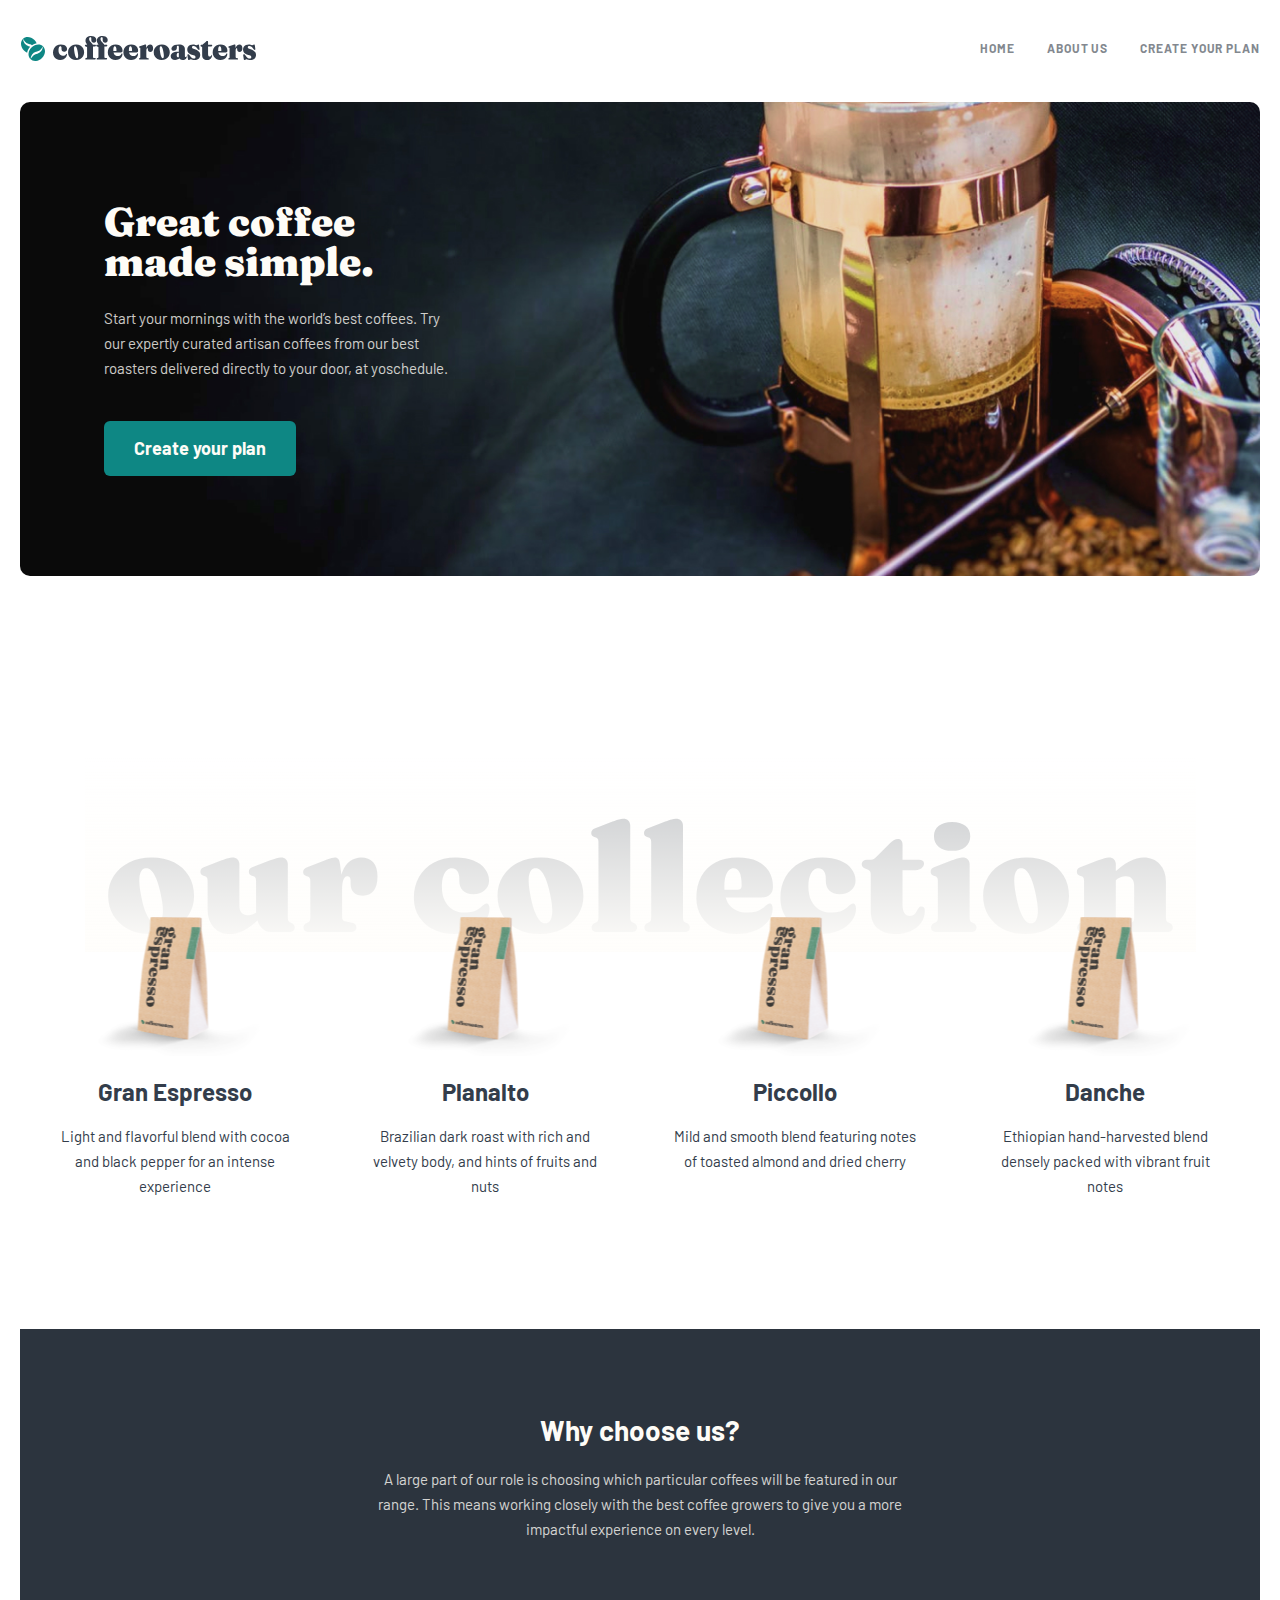
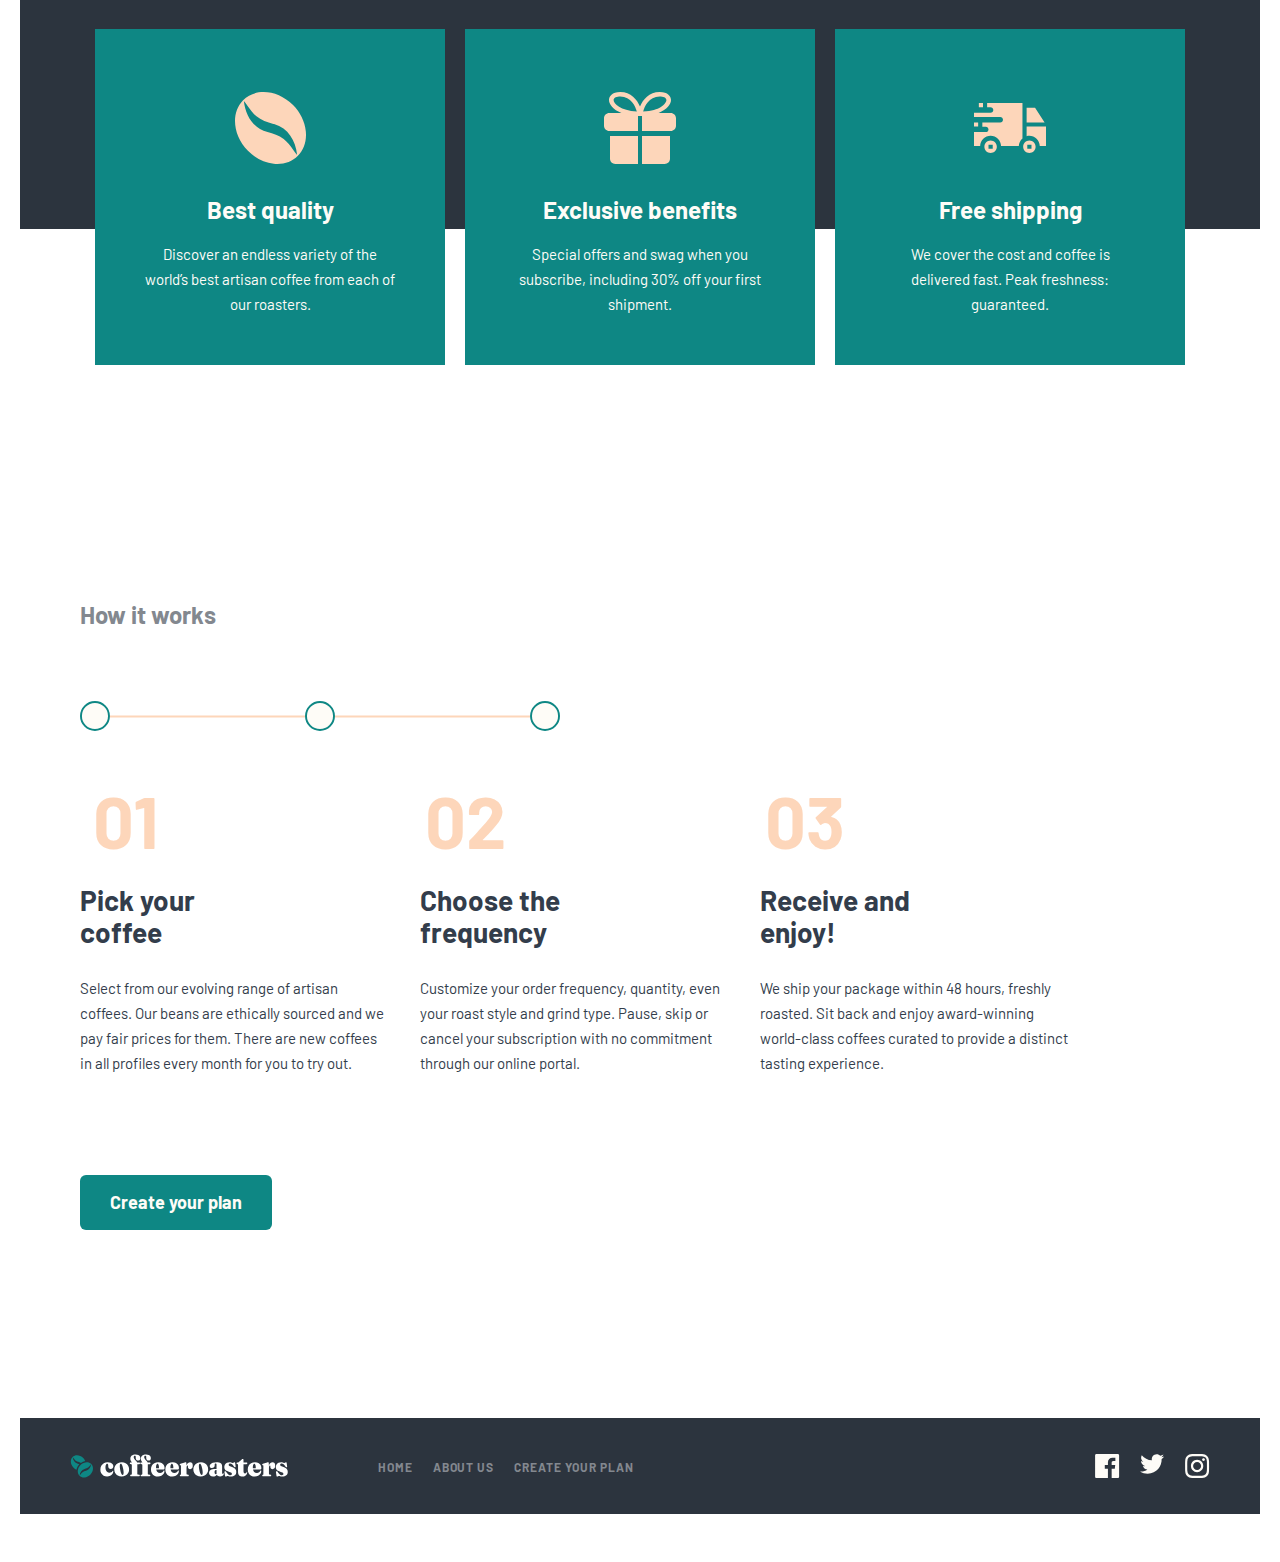
<file: index.html>
<!DOCTYPE html>
<html lang="en">
<head>
    <meta charset="UTF-8">
    <meta http-equiv="X-UA-Compatible" content="IE=edge">
    <meta name="viewport" content="width=device-width, initial-scale=1.0">
    <link rel="stylesheet" href="./css/style.min.css">
    <title>Document</title>
</head>
<body>
    <!-- HEADER BIGEN -->
    <header class="site-header">
        <div class="container">
            <div class="site-header__wrapper">
                <a class="site-header__logo" href="index.html">
                    <img class="site-header__logo-phone" src="./images/coffeeroasters-mobile.svg" alt="site logo img">
                    <img class="site-header__logo-ios" src="./images/coffeerosters.svg" alt="site logo img">
                </a>
                <button class="site-header__burger-mnu"></button>
                <ul class="site-header__nav">
                    <li class="site-header__nav-item">
                        <a href="index.html" class="site-header__nav-link">Home</a>
                    </li>
                    <li class="site-header__nav-item">
                        <a href="about.html" class="site-header__nav-link">About Us</a>
                    </li>
                    <li class="site-header__nav-item">
                        <a href="create.html" class="site-header__nav-link">Create Your Plan</a>
                    </li>
                </ul>
            </div>
        </div>
    </header>
    <!-- HEADER END -->
    
    <!-- MAIN BIGEN -->
    <main class="site-main">
        <!-- hero bigen  -->
        <section class="hero">
            <div class="container">
                <div class="hero__box">
                    <div class="hero__wrapper">
                        <div class="hero__heading-box">
                            <h1 class="hero__heading">Great coffee made simple.</h1>
                        </div>
                        <p class="hero__title">Start your mornings with the world’s best coffees. Try our expertly curated artisan coffees from our best roasters delivered directly to your door, at yoschedule.</p>
                        <a href="#" class="hero__link">Create your plan</a>
                    </div>
                </div>
            </div>
        </section>
        <!-- hero end  -->
        
        <!-- collection bigen-->
        <section class="collection">
            <div class="container">
                <div class="collection__wrapper">
                    <ul class="collection__list">
                        <li class="collection__item">
                            <div class="collection__item-box">
                                <h2 class="collection__heading">Gran Espresso</h2>
                                <p class="collection__title">Light and flavorful blend with cocoa and black pepper for an intense experience</p>
                            </div>
                        </li>
                        <li class="collection__item">
                            <div class="collection__item-box">
                                <h2 class="collection__heading">Planalto</h2>
                                <p class="collection__title">Brazilian dark roast with rich and velvety body, and hints of fruits and nuts</p>
                            </div>
                        </li>
                        <li class="collection__item">
                            <div class="collection__item-box">
                                <h2 class="collection__heading">Piccollo</h2>
                                <p class="collection__title">Mild and smooth blend featuring notes of toasted almond and dried cherry </p>
                            </div>
                        </li>
                        <li class="collection__item">
                            <div class="collection__item-box">
                                <h2 class="collection__heading">Danche</h2>
                                <p class="collection__title">Ethiopian hand-harvested blend densely packed with vibrant fruit notes</p>
                            </div>
                        </li>
                    </ul>
                </div>
            </div>
        </section>
        <!-- collection end-->
        
        <!-- choose section bigen  -->
        <section class="choose">
            <div class="container">
                <div class="choose__wrapper">
                    <div class="choose__top-box">
                        <h2 class="choose__heading">Why choose us?</h2>
                        <p class="choose__title">A large part of our role is choosing which particular coffees will be featured  in our range. This means working closely with the best coffee growers to give you a more impactful experience on every level.</p>
                    </div>
                    <ul class="choose__list">
                        <li class="choose__item">
                            <div class="choose__item-box">
                                <h3 class="choose__item-heading">Best quality</h3>
                                <p class="choose__item-title">Discover an endless variety of the world’s best artisan coffee from each of our roasters.</p>
                            </div>
                        </li>
                        <li class="choose__item">
                            <div class="choose__item-box">
                                <h3 class="choose__item-heading">Exclusive benefits</h3>
                                <p class="choose__item-title">Special offers and swag when you subscribe, including 30% off your first shipment.</p>
                            </div>
                        </li>
                        <li class="choose__item">
                            <div class="choose__item-box">
                                <h3 class="choose__item-heading">Free shipping</h3>
                                <p class="choose__item-title">We cover the cost and coffee is delivered fast. Peak freshness: guaranteed.</p>
                            </div>
                        </li>
                    </ul>
                </div>
            </div>
        </section>
        <!-- choose section end  -->
        
        <!-- work section bigen  -->
        <section class="work">
            <div class="container">
                <div class="work__wrapper">
                    <h2 class="work__heading">How it works</h2>
                    <div class="work__list-box">
                        <ul class="work__list">
                            <li class="work__item">
                                <div class="work__item-header-box">
                                    <h3 class="work__item-heading">Pick your coffee</h3>
                                </div>
                                <p class="work__item-title">Select from our evolving range of artisan coffees. Our beans are ethically sourced and we pay fair prices for them. There are new coffees in all profiles every month for you to try out.</p>
                            </li>
                            <li class="work__item">
                                <div class="work__item-header-box">
                                    <h3 class="work__item-heading">Choose the frequency</h3>
                                </div>
                                <p class="work__item-title">Customize your order frequency, quantity, even your roast style and grind type. Pause, skip or cancel your subscription with no commitment through our online portal.</p>
                            </li>
                            <li class="work__item">
                                <div class="work__item-header-box">
                                    <h3 class="work__item-heading">Receive and enjoy!</h3>
                                </div>
                                <p class="work__item-title">We ship your package within 48 hours, freshly roasted. Sit back and enjoy award-winning 
                                    world-class coffees curated to provide a distinct tasting experience.</p>
                                </li>
                            </ul>
                        </div>
                        <div class="work__link-box">
                            <a href="#" class="work__link">Create your plan</a>
                        </div>
                    </div>
                </div>
            </section>
            <!-- work section end  -->
        </main>
        <!-- MAIN END -->
        
        <!-- FOOTER BIGEN -->
        <footer class="site-footer">
            <div class="container">
                <div class="site-footer__wrapper">
                    <a class="site-footer__logo" href="index.html">
                        <img src="./images/footer-logo.svg" alt="site logo" class="site-footer__img">
                    </a>
                    <ul class="site-footer__list">
                        <li class="site-footer__item">
                            <a href="index.html" class="site-foter__item-link">HOME</a>
                        </li>
                        <li class="site-footer__item">
                            <a href="about.html" class="site-foter__item-link">ABOUT US</a>
                        </li>
                        <li class="site-footer__item">
                            <a href="#" class="site-foter__item-link">Create your plan</a>
                        </li>
                    </ul>
                    <ul class="site-footer__social">
                        <li class="site-footer__social-item">
                            <a class="site-footer__social-link" href="#" target="blank">
                                <img src="./images/facebook.svg" alt="facebook" class="site-footer__social-img">
                            </a>
                        </li>
                        <li class="site-footer__social-item">
                            <a class="site-footer__social-link" href="#" target="blank">
                                <img src="./images/twitter.svg" alt="twitter" class="site-footer__social-img">
                            </a>
                        </li>
                        <li class="site-footer__social-item">
                            <a class="site-footer__social-link" href="#" target="blank">
                                <img src="./images/instagram.svg" alt="instagram" class="site-footer__social-img">
                            </a>
                        </li>
                    </ul>
                </div>
            </div>
        </footer>
        <!-- FOOTER END  -->
        
        <script src="./js/main.js"></script>
    </body>
    </html>
</file>
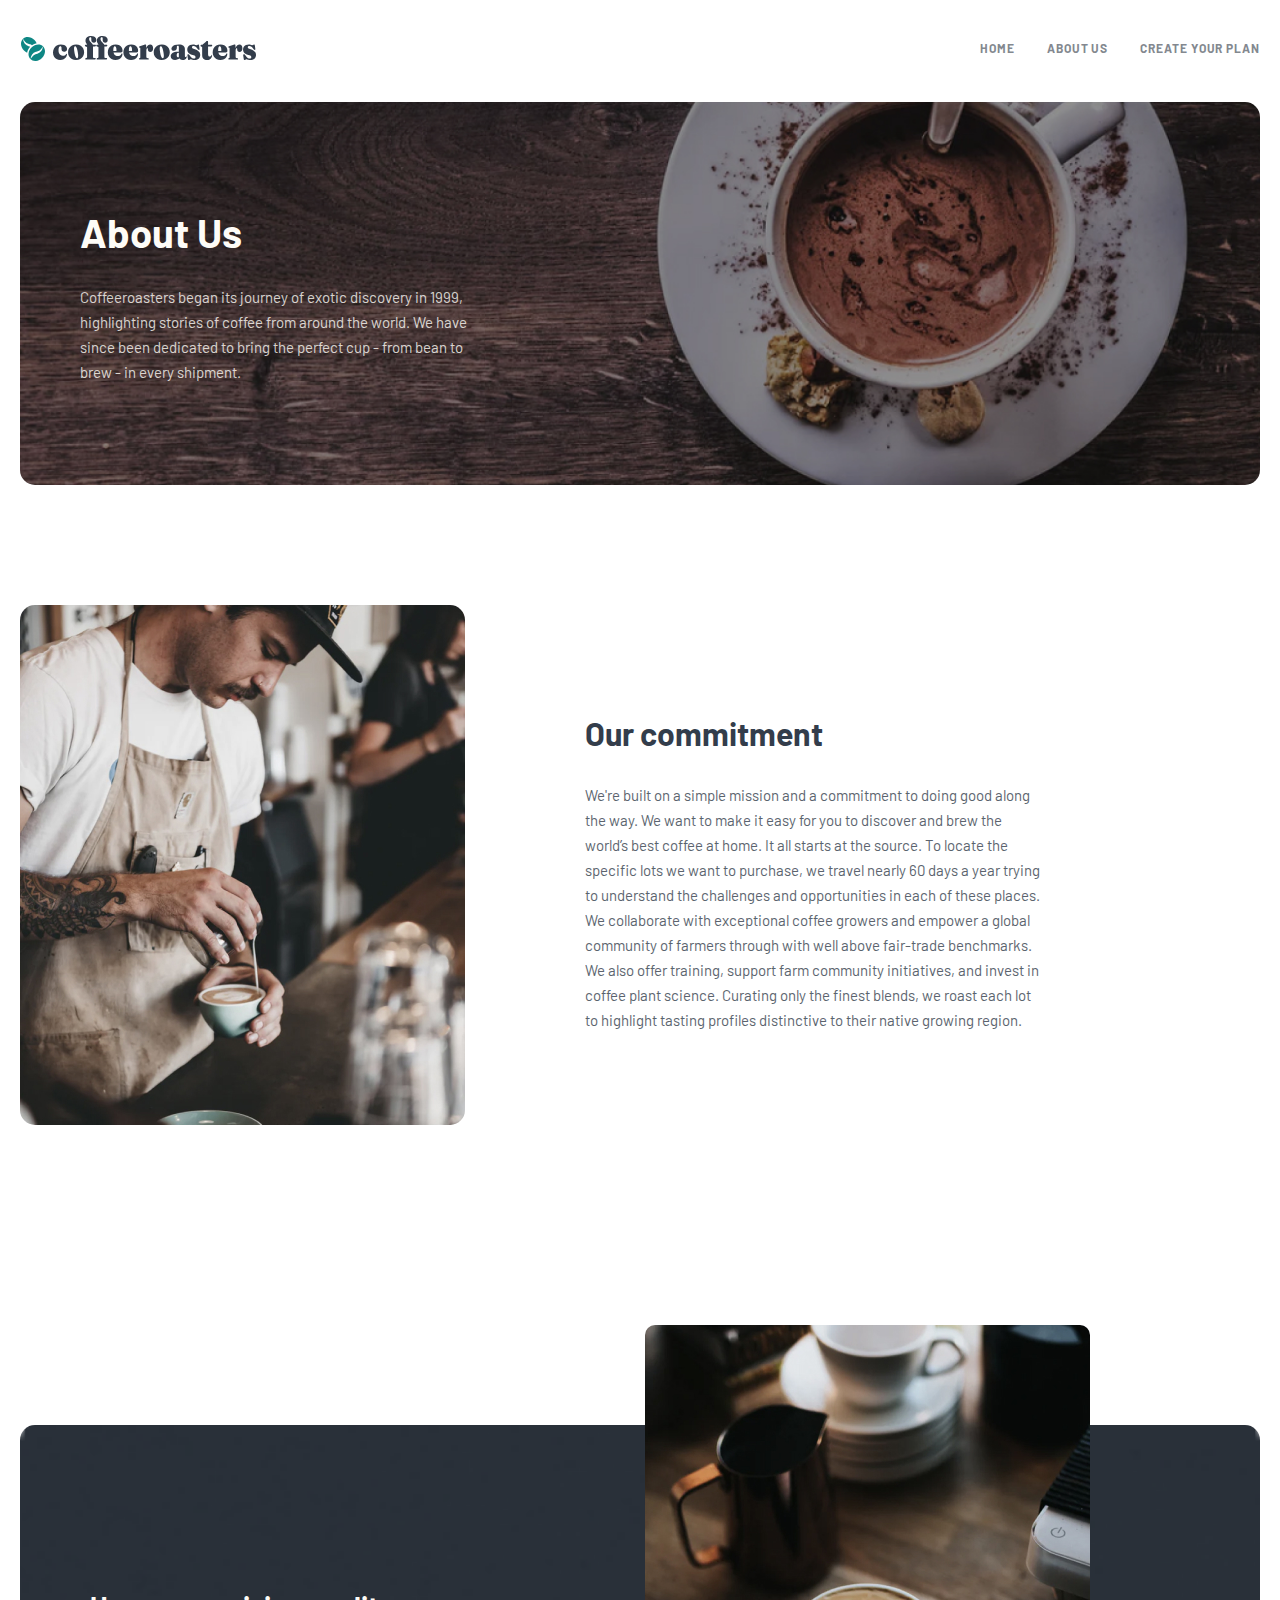
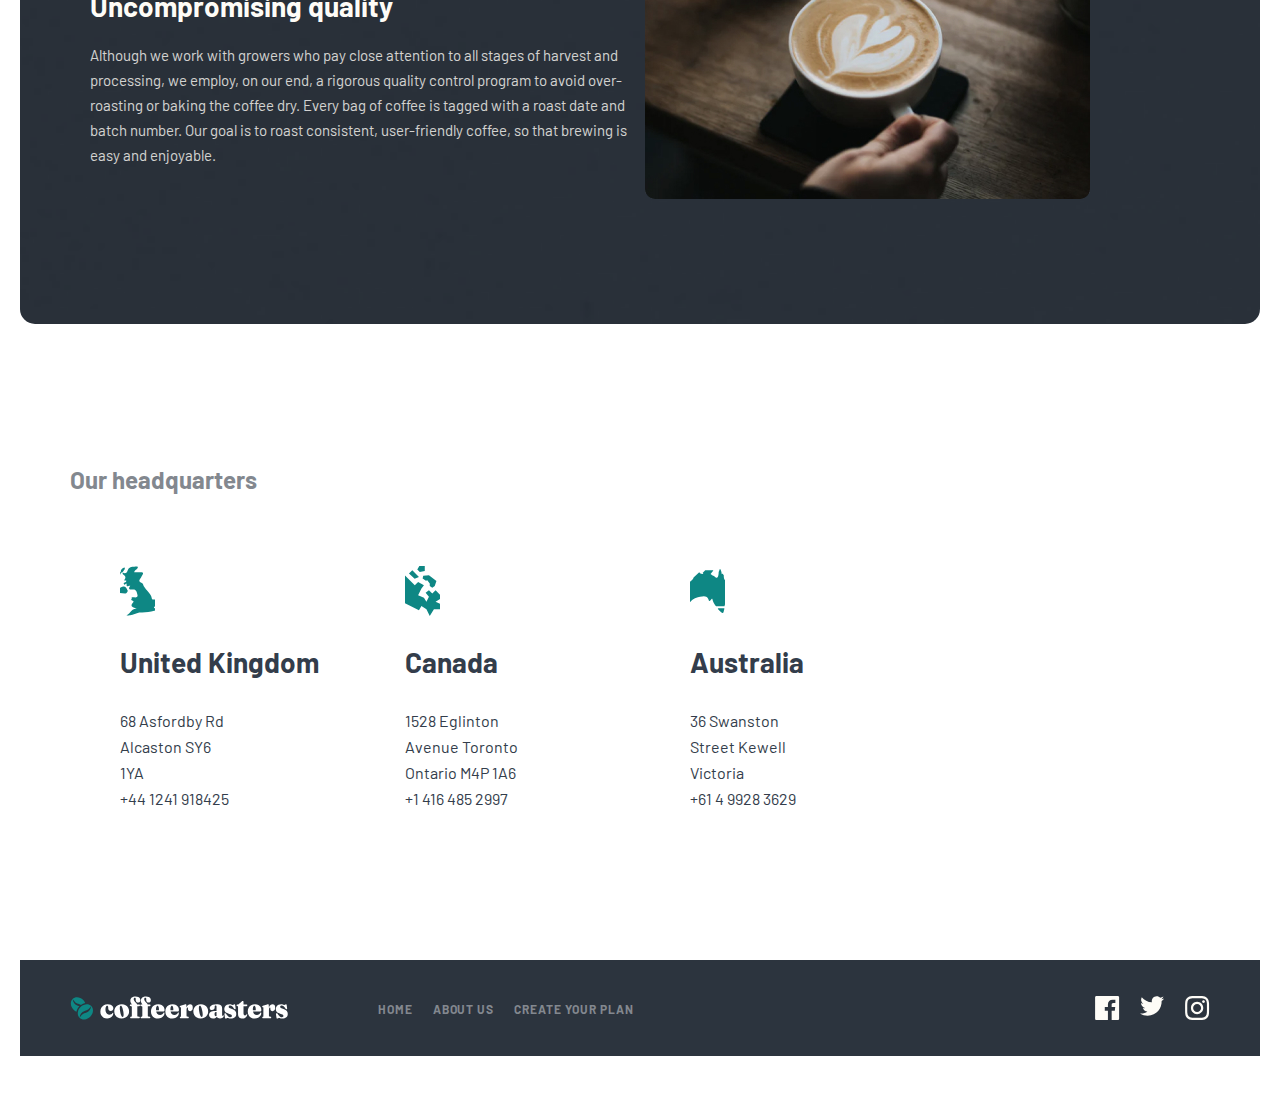
<file: about.html>
<!DOCTYPE html>
<html lang="en">
<head>
    <meta charset="UTF-8">
    <meta http-equiv="X-UA-Compatible" content="IE=edge">
    <meta name="viewport" content="width=device-width, initial-scale=1.0">
    <!-- <link rel="stylesheet" href="./css/normalize.css">
    <link rel="stylesheet" href="./css/style.css"> -->
    <link rel="stylesheet" href="./css/style.min.css">

    <title>Document</title>
</head>
<body>
    <!-- HEADER BIGEN -->
    <header class="site-header">
        <div class="container">
            <div class="site-header__wrapper">
                <a class="site-header__logo" href="index.html">
                    <img class="site-header__logo-phone" src="./images/coffeeroasters-mobile.svg" alt="site logo img">
                    <img class="site-header__logo-ios" src="./images/coffeerosters.svg" alt="site logo img">
                </a>
                <button class="site-header__burger-mnu"></button>
                <ul class="site-header__nav">
                    <li class="site-header__nav-item">
                        <a href="index.html" class="site-header__nav-link">Home</a>
                    </li>
                    <li class="site-header__nav-item">
                        <a href="about.html" class="site-header__nav-link">About Us</a>
                    </li>
                    <li class="site-header__nav-item">
                        <a href="create.html" class="site-header__nav-link">Create Your Plan</a>
                    </li>
                </ul>
            </div>
        </div>
    </header>
    <!-- HEADER END -->
    
    <!-- MAIN BIGEN  -->
    <main class="site-main">
        <!-- about hero bigen  -->
        <section class="create-hero about-hero">
            <div class="container">
                <div class="about-hero__wrapper">
                    <div class="about-hero__header-box">
                        <h2 class="about-hero__heading">About Us</h2>
                        <p class="about-hero__title">Coffeeroasters began its journey of exotic discovery in 1999, highlighting stories of coffee from around the world. We have since been dedicated to bring the perfect cup - from bean to brew - in every shipment.</p>
                    </div>
                </div>
            </div>
        </section>
        <!-- about hero end  -->
        
        <!-- commitment section bigen  -->
        <section class="commitment">
            <div class="container">
                <div class="commitment__wrapper">
                    <div class="commitment__image">
                        
                    </div>
                    <div class="commitment__info">
                        <h2 class="commitment__header">Our commitment</h2>
                        <p class="commitment__title">We're built on a simple mission and a commitment to doing good along the way. We want to make it easy for you to discover and brew the world’s best coffee at home. It all starts at the source. To locate the specific lots we want to purchase, we travel nearly 60 days a year trying to understand the challenges and opportunities in each of these places. We collaborate with exceptional coffee growers and empower a global community of farmers through with well above fair-trade benchmarks. We also offer training, support farm community initiatives, and invest in coffee plant science. Curating only the finest blends, we roast each lot to highlight tasting profiles distinctive to their native growing region.</p>
                    </div>
                </div>
            </div>
        </section>
        <!-- commitment section end  -->
        
        <!-- uncompromissing section bigen  -->
        <section class="uncompromissing">
            <div class="container">
                <div class="uncompromissing__wrapper">
                    <div class="uncompromissing__box">
                        <div class="uncompromissing__inner">
                            <h2 class="uncompromissing__heading">Uncompromising quality</h2>
                            <p class="uncompromissing__title">Although we work with growers who pay close attention to all stages of harvest and processing, we employ, on our end, a rigorous quality control program to avoid over-roasting or baking the coffee dry. Every bag of coffee is tagged with a roast date and batch number. Our goal is to roast consistent, user-friendly coffee, so that brewing is easy and enjoyable.</p>
                        </div>
                    </div>
                </div>
            </div>
        </section>
        <!-- uncompromissing section end  -->
        
        <!-- quarters section bigen -->
        <section class="quarters">
            <div class="container">
                <div class="quarters__wrapper">
                    <h2 class="quarters__heading">Our headquarters</h2>
                    <ul class="quarters__list">
                        <li class="quarters__item">
                            <div class="quarters__item-box quarters-item">
                                <h3 class="quarters-item__heading">United Kingdom</h3>
                                <address class="quarters-item__address">
                                    <a class="quarters-item__address-link" href="#" target="blank">68 Asfordby Rd Alcaston SY6 1YA</a>
                                </address>
                                <a href="tel" class="quarters-item__tel">+44 1241 918425</a>
                            </div>
                        </li>
                        <li class="quarters__item">
                            <div class="quarters__item-box quarters-item">
                                <h3 class="quarters-item__heading">Canada</h3>
                                <address class="quarters-item__address">
                                    <a class="quarters-item__address-link" href="#" target="blank">1528  Eglinton Avenue Toronto Ontario M4P 1A6</a>
                                </address>
                                <a href="tel" class="quarters-item__tel">+1 416 485 2997</a>
                            </div>
                        </li>
                        <li class="quarters__item">
                            <div class="quarters__item-box quarters-item">
                                <h3 class="quarters-item__heading">Australia</h3>
                                <address class="quarters-item__address">
                                    <a class="quarters-item__address-link" href="#" target="blank">36 Swanston Street Kewell Victoria</a>
                                </address>
                                <a href="tel" class="quarters-item__tel">+61 4 9928 3629</a>
                            </div>
                        </li>
                    </ul>
                </div>
            </div>
        </section>
        <!-- quarters section end -->
        
    </main>
    <!-- MAIN END  -->
    
    <!-- FOOTER BIGEN -->
    <footer class="site-footer">
        <div class="container">
            <div class="site-footer__wrapper">
                <a class="site-footer__logo" href="index.html">
                    <img src="./images/footer-logo.svg" alt="site logo" class="site-footer__img">
                </a>
                <ul class="site-footer__list">
                    <li class="site-footer__item">
                        <a href="index.html" class="site-foter__item-link">HOME</a>
                    </li>
                    <li class="site-footer__item">
                        <a href="about.html" class="site-foter__item-link">ABOUT US</a>
                    </li>
                    <li class="site-footer__item">
                        <a href="create.html" class="site-foter__item-link">Create your plan</a>
                    </li>
                </ul>
                <ul class="site-footer__social">
                    <li class="site-footer__social-item">
                        <a class="site-footer__social-link" href="#" target="blank">
                            <img src="./images/facebook.svg" alt="facebook" class="site-footer__social-img">
                        </a>
                    </li>
                    <li class="site-footer__social-item">
                        <a class="site-footer__social-link" href="#" target="blank">
                            <img src="./images/twitter.svg" alt="twitter" class="site-footer__social-img">
                        </a>
                    </li>
                    <li class="site-footer__social-item">
                        <a class="site-footer__social-link" href="#" target="blank">
                            <img src="./images/instagram.svg" alt="instagram" class="site-footer__social-img">
                        </a>
                    </li>
                </ul>
            </div>
        </div>
    </footer>
    <!-- FOOTER END  -->
    
    <script src="./js/main.js"></script>
</body>
</html>
</file>
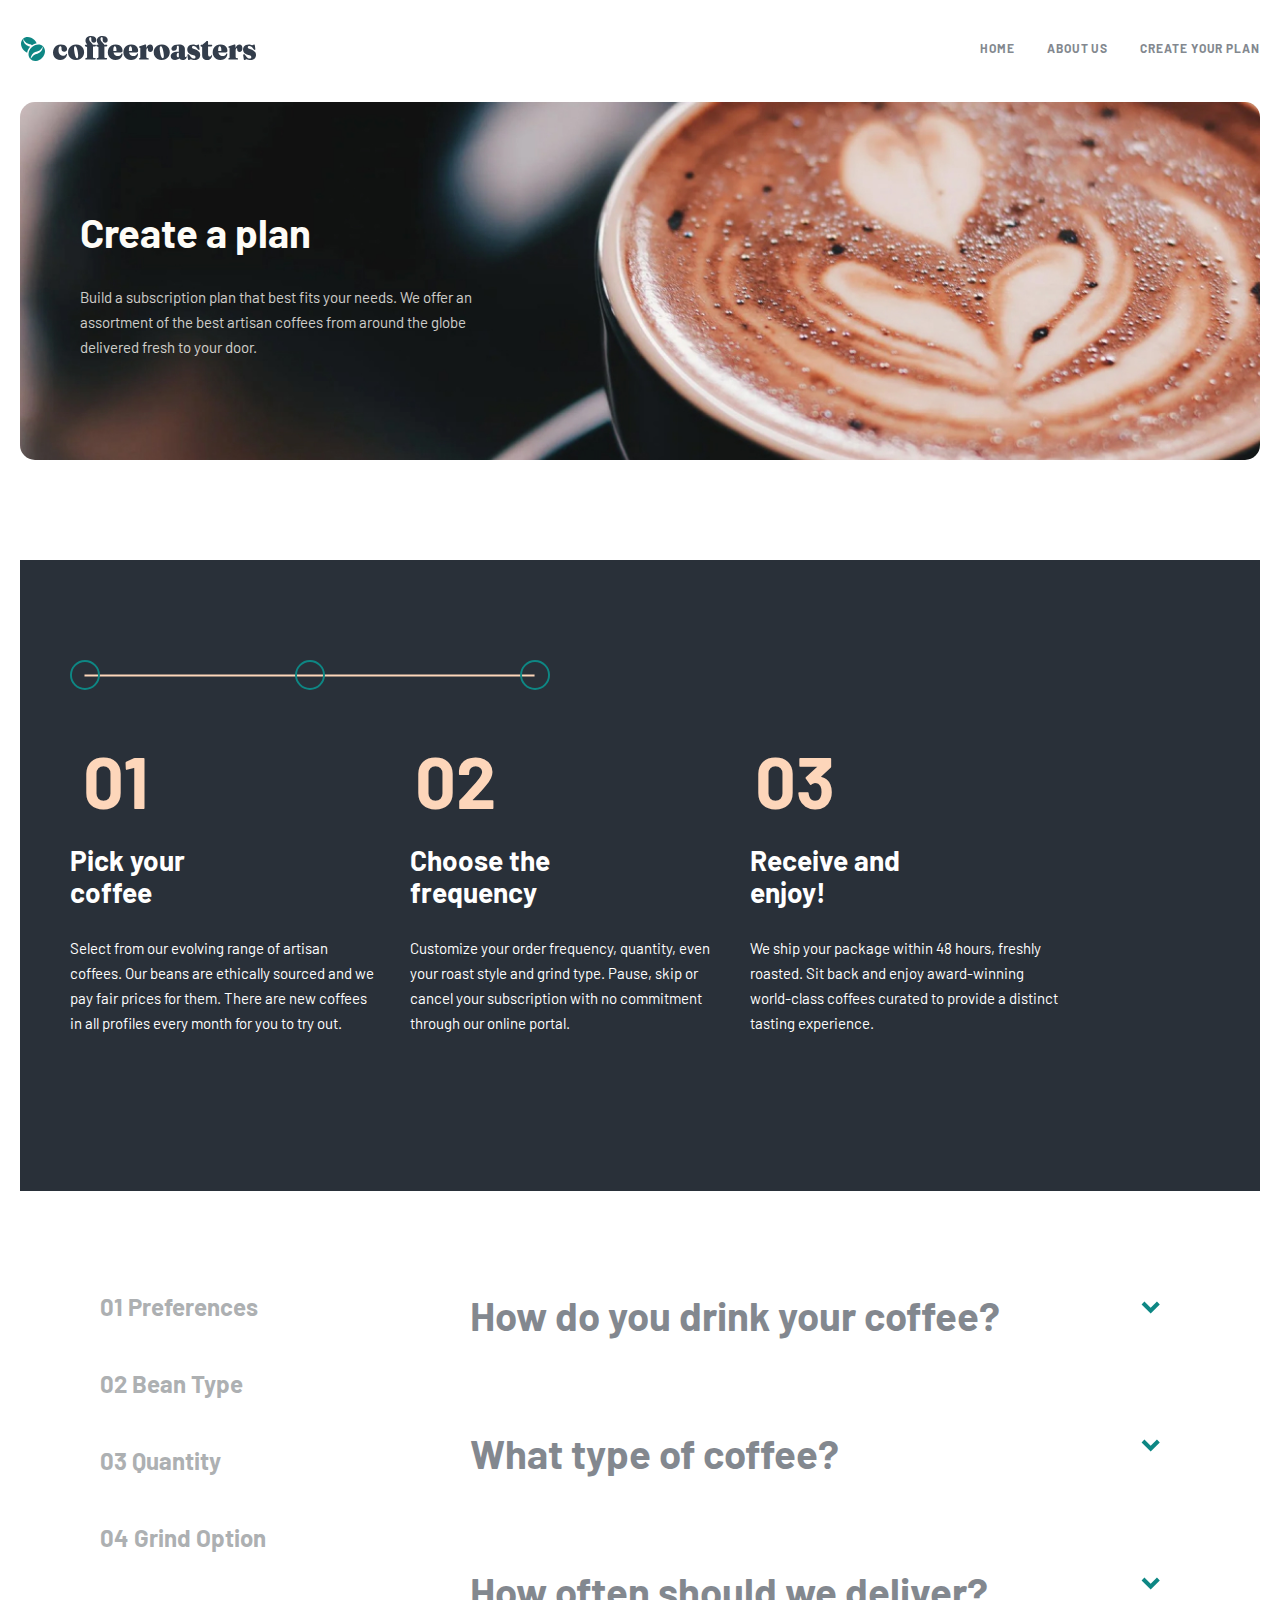
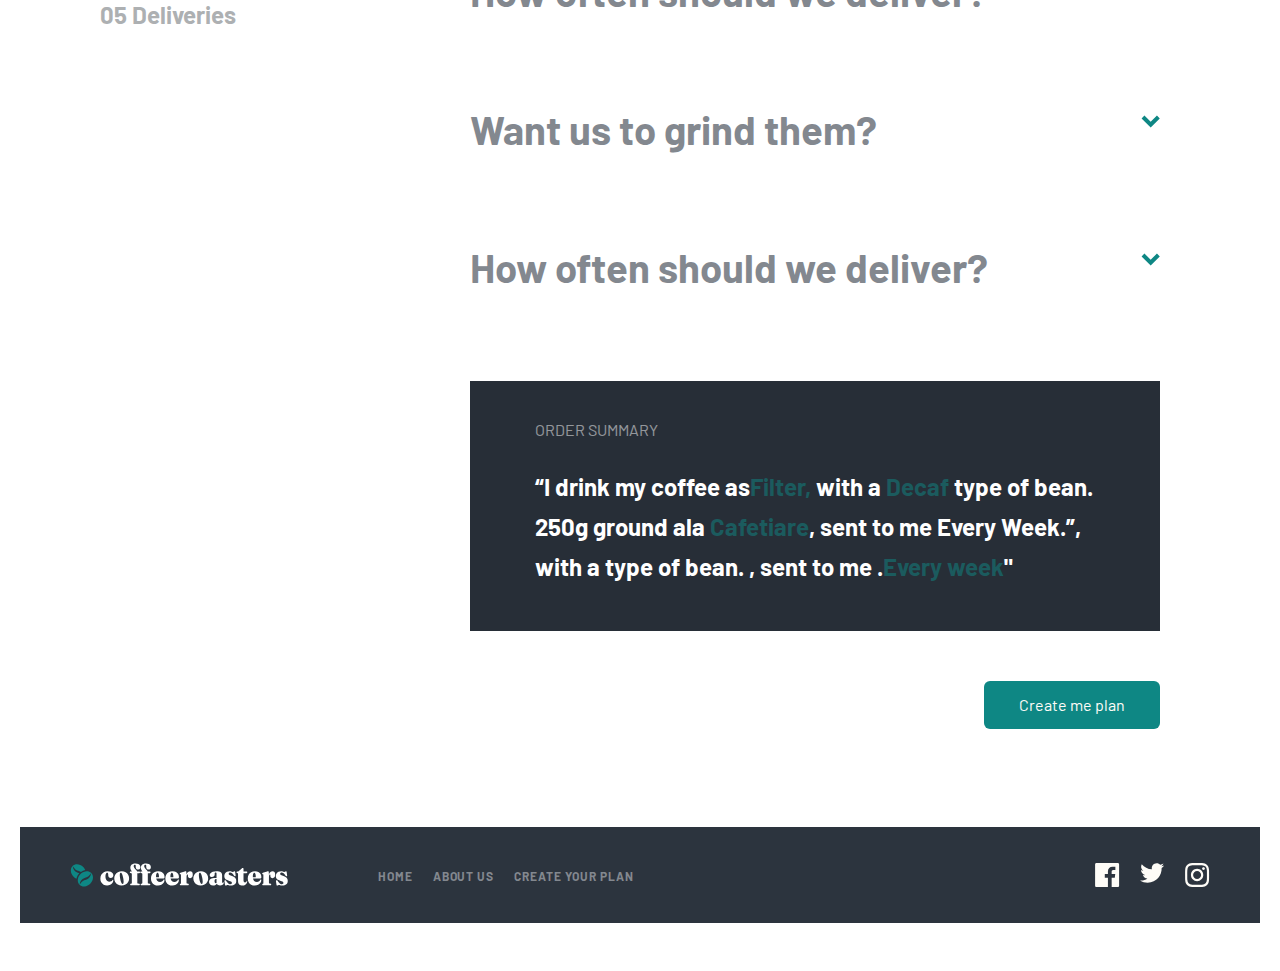
<file: create.html>
<!DOCTYPE html>
<html lang="en">
<head>
    <meta charset="UTF-8">
    <meta http-equiv="X-UA-Compatible" content="IE=edge">
    <meta name="viewport" content="width=device-width, initial-scale=1.0">
    <!-- <link rel="stylesheet" href="./css/normalize.css">
    <link rel="stylesheet" href="./css/style.css"> -->
    <link rel="stylesheet" href="./css/style.min.css">

    <title>Document</title>
</head>
<body>
    <header class="site-header">
        <div class="container">
            <div class="site-header__wrapper">
                <a class="site-header__logo" href="index.html">
                    <img class="site-header__logo-phone" src="./images/coffeeroasters-mobile.svg" alt="site logo img">
                    <img class="site-header__logo-ios" src="./images/coffeerosters.svg" alt="site logo img">
                </a>
                <button class="site-header__burger-mnu"></button>
                <ul class="site-header__nav">
                    <li class="site-header__nav-item">
                        <a href="index.html" class="site-header__nav-link">Home</a>
                    </li>
                    <li class="site-header__nav-item">
                        <a href="about.html" class="site-header__nav-link">About Us</a>
                    </li>
                    <li class="site-header__nav-item">
                        <a href="create.html" class="site-header__nav-link">Create Your Plan</a>
                    </li>
                </ul>
            </div>
        </div>
    </header>
    <main class="site-main">
        <section class="about-hero">
            <div class="container">
                <div class="about-hero__wrapper about-hero__wrapper--create">
                    <div class="about-hero__header-box">
                        <h2 class="about-hero__heading">Create a plan</h2>
                        <p class="about-hero__title">Build a subscription plan that best fits your needs. We offer an assortment of the best  artisan coffees from around the globe delivered fresh to your door.</p>
                    </div>
                </div>
            </div>
        </section>
      
        <section class="create-work work">
            <div class="container">
                <div class="work__wrapper work__wrapper--create">
                    <div class="work__list-box work__list-box--create">
                        <ul class="work__list">
                            <li class="work__item">
                                <div class="work__item-header-box">
                                    <h3 class="work__item-heading work__item-heading--create">Pick your coffee</h3>
                                </div>
                                <p class="work__item-title work__item-title--create">Select from our evolving range of artisan coffees. Our beans are ethically sourced and we pay fair prices for them. There are new coffees in all profiles every month for you to try out.</p>
                            </li>
                            <li class="work__item">
                                <div class="work__item-header-box">
                                    <h3 class="work__item-heading work__item-heading--create">Choose the frequency</h3>
                                </div>
                                <p class="work__item-title work__item-title--create">Customize your order frequency, quantity, even your roast style and grind type. Pause, skip or cancel your subscription with no commitment through our online portal.</p>
                            </li>
                            <li class="work__item">
                                <div class="work__item-header-box">
                                    <h3 class="work__item-heading work__item-heading--create">Receive and enjoy!</h3>
                                </div>
                                <p class="work__item-title work__item-title--create">We ship your package within 48 hours, freshly roasted. Sit back and enjoy award-winning 
                                    world-class coffees curated to provide a distinct tasting experience.</p>
                                </li>
                            </ul>
                        </div>
                    </div>
                </div>
            </section>

        <section class="drink-section">
            <h2 class="visually-hidden">Your coffe is creat</h2>
            <div class="container">
                <div class="drink-section-wrapper">
                    <ol class="drink-wrapper-list">
                        <li class="drink-wrapper-item">01 Preferences</li>
                        <li class="drink-wrapper-item">02 Bean Type</li>
                        <li class="drink-wrapper-item">03 Quantity</li>
                        <li class="drink-wrapper-item">04 Grind Option</li>
                        <li class="drink-wrapper-item">05 Deliveries</li>
                    </ol>
                    <form action="https://echo.htmlacademy.ru/courses" method="post" autocomplete="off" class="drink-section-form">
                        <ul class="form-list">
                            <li class="form-item">
                                <details class="form-item__details"> 
                                    <summary class="sumary-heading">How do you drink your coffee?</summary>
                                    <div class="datelis-inner">
                                        <label class="dateils-label">
                                            <input class="visually-hidden inp-left" type="radio" name="user_drink">
                                            <div class="clone-btn-radio clone-left">
                                                <strong class="clone-heading">Capsule</strong>
                                                <p class="clone-title">Compatiblewith Nespresso systems and similarbrewers</p>
                                            </div>
                                        </label>
                                        <label>
                                            <input class="visually-hidden inp-middle" type="radio" name="user_drink">
                                            <div class="clone-btn-radio clone-middle">
                                                <strong class="clone-heading">Filter</strong>
                                                <p class="clone-title">For pourover or drip methods likeAeropress, Chemex, and V60</p>
                                            </div>
                                        </label>
                                        <label>
                                            <input class="visually-hidden inp-right" type="radio" name="user_drink">
                                            <div class="clone-btn-radio clone-right">
                                                <strong class="clone-heading">Espresso</strong>
                                                <p class="clone-title">Dense andfinely ground beans for an intense,flavorful experience</p>
                                            </div>
                                        </label>
                                    </div>
                                </details>
                            </li>
                            <li class="form-item">
                                <details class="form-item__details">
                                    <summary class="sumary-heading">What type of coffee?</summary>
                                    <div class="datelis-inner">
                                        <label>
                                            <input class="visually-hidden inp-left" type="radio" name="user_type">
                                            <div class="clone-btn-radio clone-left">
                                                <strong class="clone-heading">250g</strong>
                                                <p class="clone-title">Perfect for the solo drinker. Yields about 12 delicious cups.</p>
                                            </div>
                                        </label>
                                        <label>                    
                                            <input class="visually-hidden inp-middle" type="radio" name="user_type">
                                            <div class="clone-btn-radio clone-middle">
                                                <strong class="clone-heading">500g</strong>
                                                <p class="clone-title">Perfect option for a couple. Yields about 40 delectable cups.</p>
                                            </div>
                                        </label>
                                        <label>            
                                            <input class="visually-hidden inp-right" type="radio" name="user_type">
                                            <div class="clone-btn-radio clone-right">
                                                <strong class="clone-heading">1000g</strong>
                                                <p class="clone-title">Perfect for offices and events. Yields about 90 delightful cups.</p>
                                            </div>
                                        </label>
                                    </div>
                                </details>
                            </li>
                            <li class="form-item">
                                <details class="form-item__details">
                                    <summary class="sumary-heading">How often should we deliver?</summary>
                                    <div class="datelis-inner">
                                        <label>
                                            <input class="visually-hidden inp-left" type="radio" name="user_deliver">
                                            <div class="clone-btn-radio clone-left">
                                                <strong class="clone-heading">250g</strong> 
                                                <p class="clone-title">Perfectfor the solo drinker. Yields about 12delicious cups.</p>
                                            </div>
                                        </label>
                                        <label>                                  
                                            <input class="visually-hidden inp-middle" type="radio" name="user_deliver">
                                            <div class="clone-btn-radio clone-middle">
                                                <strong class="clone-heading">500g</strong>
                                                <p class="clone-title">Perfect optionfor a couple. Yields about 40delectable cups.</p>
                                            </div>
                                        </label>
                                        <label>            
                                            <input class="visually-hidden inp-right" type="radio" name="user_deliver">
                                            <div class="clone-btn-radio clone-right">
                                                <strong class="clone-heading">1000g</strong>
                                                <p class="clone-title">Perfect foroffices and events. Yields about 90delightful cups.</p>
                                            </div>
                                        </label>
                                    </div>
                                </details>
                            </li>
                            <li class="form-item">
                                <details class="form-item__details">
                                    <summary class="sumary-heading">Want us to grind them?</summary>
                                    <div class="datelis-inner">
                                        <label>
                                            <input class="visually-hidden inp-left"type="radio" name="user_grind">
                                            <div class="clone-btn-radio clone-left">
                                                <strong class="clone-heading">Wholebean</strong>
                                                <p class="clone-title">Best choice ifyou cherish the full sensoryexperience</p>
                                            </div>
                                        </label>
                                        <label>                      
                                            <input class="visually-hidden inp-middle" type="radio" name="user_grind">
                                            <div class="clone-btn-radio clone-middle">
                                                <strong class="clone-heading">Filter</strong>
                                                <p class="clone-title">For drip orpour-over coffee methods such as V60 orAeropress</p>
                                            </div>
                                        </label>
                                        <label>       
                                            <input class="visually-hidden inp-right" type="radio" name="user_grind">
                                            <div class="clone-btn-radio clone-right">
                                                <strong class="clone-heading">Cafetiére</strong>
                                                <p class="clone-title">Course groundbeans specially suited for french presscoffee</p>
                                            </div>
                                        </label>
                                    </div>
                                </details>
                            </li>
                            <li class="form-item">
                                <details class="form-item__details">
                                    <summary class="sumary-heading">How often should we deliver?</summary>
                                    <div class="datelis-inner">
                                        <label>
                                            <input class="visually-hidden inp-left" type="radio" name="user_often">
                                            <div class="clone-btn-radio clone-left">
                                                <strong class="clone-heading">Everywek</strong>
                                                <p class="clone-title">$7.20pershipment. Includes freefirst-classshipping.</p>
                                            </div>
                                        </label>
                                        <label>
                                            <input class="visually-hidden inp-middle" type="radio" name="user_often">
                                            <div class="clone-btn-radio clone-middle">
                                                <strong class="clone-heading">Every2weeks</strong>
                                                <p class="clone-title">$9.60pershipment. Includes freepriorityshipping.</p>
                                            </div>
                                        </label>
                                        <label>
                                            <input class="visually-hidden inp-right" type="radio" name="user_often">
                                            <div class="clone-btn-radio clone-right">
                                                <strong class="clone-heading">Everymnth</strong>
                                                <p class="clone-title">$12.00pershipment. Includes freepriorityshipping.</p> 
                                            </div>
                                        </label>
                                    </div>
                                </details>
                            </li>
                        </ul>
                        <div class="order-sumary">
                            <h3 class="order-sumary-heading">Order Summary</h3>
                            <p class="order-sumary-title">“I drink my coffee as<span class="dark-type">Filter,</span>  with a <span class="dark-type">Decaf</span> type of bean. <span class="dark type"> 250g </span>ground ala <span class="dark-type">Cafetiare</span>, sent to me Every Week.”, with a  type of bean. , sent to me .<span class="dark-type">Every week</span>"</p>
                        </div>  
                        <div class="button-box">
                            <button class="js-create-plane" type="button">Create me plan</button>
                        </div>
                    </form>
                </div>
            </div>
        </section>
    </main>
    <footer class="site-footer">
        <div class="container">
            <div class="site-footer__wrapper">
                <a class="site-footer__logo" href="index.html">
                    <img src="./images/footer-logo.svg" alt="site logo" class="site-footer__img">
                </a>
                <ul class="site-footer__list">
                    <li class="site-footer__item">
                        <a href="index.html" class="site-foter__item-link">HOME</a>
                    </li>
                    <li class="site-footer__item">
                        <a href="about.html" class="site-foter__item-link">ABOUT US</a>
                    </li>
                    <li class="site-footer__item">
                        <a href="create.html" class="site-foter__item-link">Create your plan</a>
                    </li>
                </ul>
                <ul class="site-footer__social">
                    <li class="site-footer__social-item">
                        <a class="site-footer__social-link" href="#" target="blank">
                            <img src="./images/facebook.svg" alt="facebook" class="site-footer__social-img">
                        </a>
                    </li>
                    <li class="site-footer__social-item">
                        <a class="site-footer__social-link" href="#" target="blank">
                            <img src="./images/twitter.svg" alt="twitter" class="site-footer__social-img">
                        </a>
                    </li>
                    <li class="site-footer__social-item">
                        <a class="site-footer__social-link" href="#" target="blank">
                            <img src="./images/instagram.svg" alt="instagram" class="site-footer__social-img">
                        </a>
                    </li>
                </ul>
            </div>
        </div>
    </footer>


    <div class="modal-box">
        <div class="modal-window">
            <div class="modal-window-top">
                <h2 class="modal-top-heading">order Summary</h2>
            </div>
            <div class="modal-window-middle">
                <h3 class="modal-window-middle-heading">“I drink my coffee asFilter, with a Decaf type of bean. 250g ground ala Cafetiére,sent to me Every Week.”</h3>
                <p class="modal-winder-title">Is this correct? You can proceedto checkout or go back to plan selection if something is off.Subscription discount codes can also be redeemed at thecheckout. </p>
            </div>
            <div class="modal-bottom">
                <strong class="price">$14.00/ mo</strong>
                <button class="check-out">Checkout</button>
                <button class="check-out-mobile">Checkout $14.00/ mo</button>
            </div>
        </div>
    </div>

    <script src="./js/main.js"></script>
</body>
</html>
</file>
<file: css/style.css>
/*
* Prefixed by https://autoprefixer.github.io
* PostCSS: v8.4.14,
* Autoprefixer: v10.4.7
* Browsers: last 4 version
*/

*{
    list-style: none;
    -webkit-box-sizing: border-box;
            box-sizing: border-box;
}
html {
    height: 100%;
}
body{
    height: 100%;
    margin: 0;
    font-family: "Barlow", "Arial", sans-serif;
    display: -webkit-box;
    display: -ms-flexbox;
    display: flex;
    -webkit-box-orient: vertical;
    -webkit-box-direction: normal;
        -ms-flex-direction: column;
            flex-direction: column;
}

img {
    display: block;
    height: auto;
}

.visually-hidden {
    position: absolute;
    width: 1px;
    height: 1px;
    margin: -1px;
    padding: 0;
    overflow: hidden;
    border: 0;
    clip: rect(0 0 0 0);
  }

@font-face {
    font-family: "Barlow";
    font-style: normal;
    font-weight: 400;
    font-display: swap;
    src: 
    url("../fonts/barlow-v12-latin-regular.woff2") format("woff2"), 
    url("../fonts/barlow-v12-latin-regular.woff") format("woff"); 
}

@font-face {
    font-family: "Barlow";
    font-style: normal;
    font-weight: 700;
    font-display: swap;
    src: 
    url("../fonts/barlow-v12-latin-700.woff2") format("woff2"), 
    url("../fonts/barlow-v12-latin-700.woff") format("woff"); 
}

@font-face {
    font-family: "Fraunces";
    font-style: normal;
    font-weight: 900;
    font-display: swap;
    src: 
    url("../fonts/fraunces-v23-latin-900.woff2") format("woff2"), 
    url("../fonts/fraunces-v23-latin-900.woff") format("woff"); 
}


/* header bigen  */
.site-header {
    padding-top: 35px;
    padding-bottom: 40px;
}

.container{
    max-width: 1320px;
    width: 100%;
    margin: 0 auto;
    padding: 0 20px;
}

.site-header__wrapper {
    position: relative;
    display: -webkit-box;
    display: -ms-flexbox;
    display: flex;
    -webkit-box-align: center;
        -ms-flex-align: center;
            align-items: center;
    width: 100%;
}
.site-header__logo {
    display: inline-block;
    margin-right: auto;
}
.site-header__logo-ios {
    display: none;
}
.site-header__burger-mnu {
    width: 16px;
    height: 18px;
    background-image: url("../images/burger.svg");
    background-repeat: no-repeat;
    background-size: contain;
    border: none;
}
.close-btn {
    background-image: url("../images/close.svg");
    background-repeat: no-repeat;
    background-size: contain;
}
.site-header__nav {
    position: absolute;
    right: 0;
    top: 55px;
    display: none;
    -webkit-box-orient: vertical;
    -webkit-box-direction: normal;
        -ms-flex-direction: column;
            flex-direction: column;
    -webkit-box-align: center;
        -ms-flex-align: center;
            align-items: center;
    width: 100%;
    height: 575px;
    margin: 0;
    padding-top: 100px;
    padding-left: 0;
    background: -webkit-gradient(linear, left bottom, left top, from(rgba(254, 252, 247, 0.504981)), color-stop(55.94%, #FEFCF7));
    background: -o-linear-gradient(bottom, rgba(254, 252, 247, 0.504981) 0%, #FEFCF7 55.94%);
    background: linear-gradient(0deg, rgba(254, 252, 247, 0.504981) 0%, #FEFCF7 55.94%);
}
.active {
    display: -webkit-box;
    display: -ms-flexbox;
    display: flex;
}
.site-header__nav-item {
    margin-bottom: 32px;
}
.site-header__nav-link {
    text-decoration: none;
    font-weight: 900;
    font-size: 24px;
    line-height: 32px;
    text-align: center;
    color: #333D4B;   
}


@media only screen and (min-width: 650px) {
    .site-header__logo-phone {
        display: none;
    }
    .site-header__logo-ios {
        display: block;
    }
    .site-header__burger-mnu {
        display: none;
    }
    .site-header__nav {
        top: 3px;
        right: 0;
        display: -webkit-box;
        display: -ms-flexbox;
        display: flex;
        -webkit-box-pack: end;
            -ms-flex-pack: end;
                justify-content: flex-end;
        -webkit-box-orient: horizontal;
        -webkit-box-direction: normal;
            -ms-flex-direction: row;
                flex-direction: row;
        padding: 0;
        height: auto;
        background: transparent;
    }
    .site-header__nav-item {
        margin-bottom: 0;
        margin-left: 32px;
    }
    .site-header__nav-link {
        text-decoration: none;
        font-weight: 700;
        font-size: 12px;
        line-height: 15px;
        letter-spacing: 0.923077px;
        text-transform: uppercase;
        color: #83888F;
    }
}
/* header end  */

/* MAIN BIGEN  */
.site-main {
    -webkit-box-flex: 1;
        -ms-flex-positive: 1;
            flex-grow: 1;
}
/* hero bigen */

.hero__box {
    background-image: url("../images/Bitmap.jpg");
    background-repeat: no-repeat;
    background-size: cover;

}
.hero__wrapper {
    display: -webkit-box;
    display: -ms-flexbox;
    display: flex;
    -webkit-box-orient: vertical;
    -webkit-box-direction: normal;
        -ms-flex-direction: column;
            flex-direction: column;
    -webkit-box-align: center;
        -ms-flex-align: center;
            align-items: center;
    width: 100%;
    padding: 100px 24px; 
}
.hero__heading {
    font-family: "Fraunces";
    margin-top: 0;
    margin-bottom: 24px;
    font-weight: 900;
    font-size: 40px;
    line-height: 40px;
    text-align: center;
    color: #FEFCF7;    
}
.hero__title {
    margin-top: 0;
    margin-bottom: 40px;
    font-weight: 400;
    font-size: 15px;
    line-height: 25px;
    text-align: center;
    color: #FEFCF7;
    mix-blend-mode: normal;
    opacity: 0.8;
}
.hero__link {
    display: inline-block;
    padding: 15px 30px;
    font-weight: 900;
    text-decoration: none;
    font-size: 18px;
    line-height: 25px;
    text-align: center;
    color: #FEFCF7;    
    background-color: #0E8784;
    border-radius: 6px;
}

@media only screen and (min-width: 650px) and (max-width: 992px){
    .hero__box {
        background-image: url("../images/hero-bg-middle.jpg");
        background-repeat: no-repeat;
        background-size: cover;
        background-position: center;
        border-radius: 10px;
        
    }
    .hero__wrapper {
        -webkit-box-align: start;
            -ms-flex-align: start;
                align-items: flex-start;
        margin-left: 60px;
        width: 398px;
    }
    .hero__heading-box {
        width: 320px;
    }
    .hero__heading {
        text-align: left;
    }
    .hero__title {
        text-align: start;
        font-weight: 400;
        font-size: 15px;
        line-height: 25px;
        color: #FEFCF7;
        mix-blend-mode: normal;
    }
    .site-header__nav-link {
        color: #83888F;
    }
    .site-header__nav-link:hover {
        color: #333D4B;
    }
}

@media only screen and (min-width: 992px) {
    .hero__box {
        background-image: url("../images/hero-bg-desktop.jpg");
        border-radius: 10px;
    }
    .hero__wrapper {
        -webkit-box-align: start;
            -ms-flex-align: start;
                align-items: flex-start;
        margin-left: 60px;
        width: 398px;
    }
    .hero__heading-box {
        width: 320px;
    }
    .hero__heading {
        text-align: left;
    }
    .hero__title {
        text-align: start;
        font-weight: 400;
        font-size: 15px;
        line-height: 25px;
        color: #FEFCF7;
        mix-blend-mode: normal;
    }
    .site-header__nav-link {
        color: #83888F;
    }
    .site-header__nav-link:hover {
        color: #333D4B;
    }
    .hero__link:hover {
        background-color: #66D2CF;
    }
}
/* hero end */

/* collection bigen  */

.collection__wrapper {
    width: 100%;
    padding-top: 120px;
    padding-bottom: 80px;
}
.collection__list {
    margin: 0;
    padding-left: 0;
}
.collection__list::before { 
    content: "";
    display: inline-block;
    margin-bottom: 13px;
    width: 100%;
    height: 72px;
    background-image: url("../images/collection.svg");
    background-repeat: no-repeat;
    background-position: center;
}
.collection__item {
    display: -webkit-box;
    display: -ms-flexbox;
    display: flex;
    -webkit-box-orient: vertical;
    -webkit-box-direction: normal;
        -ms-flex-direction: column;
            flex-direction: column;
    -webkit-box-align: center;
        -ms-flex-align: center;
            align-items: center;
    width: 282px;
    margin-right: auto;
    margin-left: auto;
    margin-bottom: 50px;
}
.collection__item::before {
    content: "";
    display: inline-block;
    width: 200px;
    height: 151px;
    background-image: url("../images/coffe.png");
    background-repeat: no-repeat;
    background-position: center;
}
.collection__heading {
    margin-bottom: 16px;
    font-weight: 900;
    font-size: 24px;
    line-height: 32px;
    text-align: center;
    color: #333D4B;    
}
.collection__title {
    margin-top: 0;
    margin-bottom: 0;
    font-weight: 400;
    font-size: 15px;
    line-height: 25px;
    text-align: center;
    color: #333D4B;    
}

@media only screen and (min-width: 650px) {
    .collection__list::before {
        position: relative;
        top: 60px;
        z-index: -1;
        background-image: url("../images/collection-ios.svg");
    }
    .collection__item {
        width: 482px;
        -webkit-box-orient: horizontal;
        -webkit-box-direction: normal;
            -ms-flex-direction: row;
                flex-direction: row;
    }
    .collection__item::before {
        margin-right: 70px;
    }
    .collection__heading {
        text-align: start;
    }
    .collection__title {
        text-align: start;
    }
}
@media only screen and (min-width: 992px) {
    .collection__list::before {
        height: 196px;
        background-image: url("../images/collection-desktop.svg");
    }

    .collection__item {
        max-width: 245px;
        -webkit-box-orient: vertical;
        -webkit-box-direction: normal;
            -ms-flex-direction: column;
                flex-direction: column;
        -webkit-box-align: center;
            -ms-flex-align: center;
                align-items: center;
    }
    .collection__item::before {
        margin-right: 0;
    }
    .collection__list {
        display: -webkit-box;
        display: -ms-flexbox;
        display: flex;
        -ms-flex-wrap: wrap;
            flex-wrap: wrap;
    }
    .collection__heading {
        text-align: center;
    }
    .collection__title {
        text-align: center;
    }
}
/* collection end  */

/* choose section bigen  */
.choose {
}
.choose__wrapper {
    position: relative;
    width: 100%;
    height: 850px;
    padding: 64px 20px 20px 20px;
    background-color: #2C343E;
}
.choose__heading {
    font-weight: 900;
    font-size: 28px;
    line-height: 28px;
    text-align: center;
    color: #FEFCF7;    
}
.choose__title {
    font-weight: 400;
    font-size: 15px;
    line-height: 25px;
    text-align: center;
    color: #FEFCF7;
    mix-blend-mode: normal;
    opacity: 0.8
}
.choose__list {
    position: absolute;
    top: 300px;
    left: calc(50% - 140px);
    margin: 0;
    padding-top: 20px-;
    padding-left: 0;
}
.choose__item {
    display: -webkit-box;
    display: -ms-flexbox;
    display: flex;
    -webkit-box-orient: vertical;
    -webkit-box-direction: normal;
        -ms-flex-direction: column;
            flex-direction: column;
    -webkit-box-align: center;
        -ms-flex-align: center;
            align-items: center;
    width: 280px;
    margin-bottom: 24px;
    margin-right: auto;
    margin-left: auto;
    padding: 33px;
    background-color: #0E8784;
}
.choose__item:first-child::before {
    content: "";
    display: inline-block;
    margin-top: 30px;
    margin-bottom: 30px;
    width: 72px;
    height: 72px;
    background-image: url("../images/best.svg");
    background-repeat: no-repeat;
    background-position: center;
}

.choose__item:first-child::before {
    content: "";
    display: inline-block;
    margin-top: 30px;
    margin-bottom: 30px;
    width: 110px;
    height: 72px;
    background-image: url("../images/best.svg");
    background-repeat: no-repeat;
    background-position: center;
}
.choose__item:nth-child(2)::before {
    content: "";
    display: inline-block;
    margin-top: 30px;
    margin-bottom: 30px;
    width: 110px;
    height: 72px;
    background-image: url("../images/exclusive.svg");
    background-repeat: no-repeat;
    background-position: center;
}
.choose__item:last-child::before {
    content: "";
    display: inline-block;
    margin-top: 30px;
    margin-bottom: 30px;
    width: 110px;
    height: 72px;
    background-image: url("../images/shipping.svg");
    background-repeat: no-repeat;
    background-position: center;
}
.choose__item-heading {
    font-weight: 900;
    font-size: 24px;
    line-height: 32px;
    text-align: center;
    color: #FEFCF7;    
}
.choose__item-title{
    font-weight: 400;
    font-size: 15px;
    line-height: 25px;
    text-align: center;
    color: #FEFCF7;    
}

@media only screen and (min-width: 650px) {
    .choose__wrapper {
        height: 600px;
    }
    .choose__top-box {
        width: 540px;
        margin-left: auto;
        margin-right: auto;
    }
    .choose__list {
        left: calc(50% - 270px);
    }
    .choose__item {
        width: 540px;
        -webkit-box-pack: center;
            -ms-flex-pack: center;
                justify-content: center;
        -webkit-box-orient: horizontal;
        -webkit-box-direction: normal;
            -ms-flex-direction: row;
                flex-direction: row;
    }
    .choose__item::before {
        margin-right: 40px;
    }
    .choose__item-heading {
        margin-top: 0;
        margin-bottom: 16px;
        text-align: start;
    }
    .choose__item-title {
        margin-top: 0;
        text-align: start;
    }
}
@media only screen and (min-width: 992px) {
    .choose__wrapper {
        height: 500px;
    }
    .choose__list {
        display: -webkit-box;
        display: -ms-flexbox;
        display: flex;
        -webkit-box-pack: center;
            -ms-flex-pack: center;
                justify-content: center;
        -ms-flex-wrap: wrap;
            flex-wrap: wrap;
        width: 100%;
        left: 0;
    }
    .choose__item {
        display: -webkit-box;
        display: -ms-flexbox;
        display: flex;
        -webkit-box-orient: vertical;
        -webkit-box-direction: normal;
            -ms-flex-direction: column;
                flex-direction: column;
        -webkit-box-align: center;
            -ms-flex-align: center;
                align-items: center;
        width: 350px;
        margin-right: 0;
        margin-left: 0;
    }
    .choose__item-box {
        width: 255px;
    }
    .choose__item::before {
        margin-right: 0;
    }
    .choose__item:nth-child(2) {
        margin-right: 20px;
        margin-left: 20px;
    }
    .choose__item-heading {
        margin-bottom: 16px;
        text-align: center;
    }
    .choose__item-title {
        text-align: center;
    }
    
}
/* choose section end  */

/* work section bigen  */
.work {
}
.work__wrapper {
    padding-top: 750px;
    padding-bottom: 140px;
}
.work__heading {
    font-weight: 900;
    font-size: 24px;
    line-height: 32px;
    text-align: center;
    color: #83888F;    
}
.work__list {
    margin: 50px 0 0 0;
    padding-left: 0;
}

.work__item:first-child::before {
    content: "01";
    display: block;
    width: 90px;
    height: 72px;
    margin-left: auto;
    margin-right: auto;
    font-weight: 900;
    font-size: 72px;
    line-height: 72px;
    text-align: center;
    color: #FDD6BA;    
}
.work__item:nth-child(2)::before {
    content: "02";
    display: block;
    width: 90px;
    height: 72px;
    margin-left: auto;
    margin-right: auto;
    font-weight: 900;
    font-size: 72px;
    line-height: 72px;
    text-align: center;
    color: #FDD6BA;    
}
.work__item:last-child::before {
    content: "03";
    display: block;
    width: 90px;
    height: 72px;
    margin-left: auto;
    margin-right: auto;
    font-weight: 900;
    font-size: 72px;
    line-height: 72px;
    text-align: center;
    color: #FDD6BA;    
}
.work__item-heading {
    font-weight: 900;
    font-size: 28px;
    line-height: 32px;
    text-align: center;
    color: #333D4B;   
}
.work__item-title {
    font-weight: 400;
    font-size: 15px;
    line-height: 25px;
    text-align: center;
    color: #333D4B;    
}
.work__link {
    display: inline-block;
    padding: 15px 30px;
    font-weight: 900;
    text-decoration: none;

    font-size: 18px;
    line-height: 25px;
    text-align: center;
    color: #FEFCF7;    
    background-color: #0E8784;
    border-radius: 6px
}
.work__link-box {
    display: -webkit-box;
    display: -ms-flexbox;
    display: flex;
    -webkit-box-pack: center;
        -ms-flex-pack: center;
            justify-content: center;
    margin-top: 84px;
}
@media only screen and (min-width: 650px) {
    .work__wrapper {
        padding-top: 350px;
    }
    .work__heading {
        text-align: start;
    }
    .work__list {
        display: -webkit-box;
        display: -ms-flexbox;
        display: flex;
        -webkit-box-pack: center;
            -ms-flex-pack: center;
                justify-content: center;
    }
    .work__list-box::before {
        content: "";
        display: inline-block;
        margin-top: 50px;
        width: 480px;
        height: 30px;
        background-image: url("../images/work-section-decor.svg");
        background-repeat: no-repeat;
        background-position: center;
        background-size: contain;
    }
    .work__item {
        margin-right: 20px;
    }
    .work__item:last-child {
        margin-right: 0;
    }
    .work__item-header-box {
        width: 200px;
    }
    .work__item:nth-child(n)::before {
        margin-right: 0;
        margin-left: 0;
    }

    .work__item-heading {
        text-align: start;
    }
    .work__item-title {
        text-align: start;
    }
    .work__link-box {
        -webkit-box-pack: start;
            -ms-flex-pack: start;
                justify-content: flex-start;
    }
}
@media only screen and (min-width: 992px) {
    .work__wrapper {
        margin-left: 60px;
        padding-top: 350px;

    }
    .work__item {
        width: 320px;
        margin-right: 20px;
        padding-right: 10px;
    }
    .work__list {
        -webkit-box-pack: start;
            -ms-flex-pack: start;
                justify-content: start;
    }
    .work__link:hover {
        background: #66D2CF;
    }
}
/* work section end  */



/* ABOUT HTML FILE BIGEN  */
/* about hero bigen  */

.about-hero__wrapper {
    padding-top: 110px;
    padding-bottom: 100px;
    background-image: url("../images/about-hero-mobile.jpg");
    background-repeat: no-repeat;
    background-size: cover;
    border-radius: 15px;
}
.about-hero__heading {
    margin-top: 0;
    font-weight: 900;
    font-size: 40px;
    line-height: 40px;
    text-align: center;
    color: #FEFCF7;    
}
.about-hero__title {
    margin-bottom: 0;
    font-weight: 400;
    font-size: 15px;
    line-height: 25px;
    text-align: center;
    color: #FEFCF7;
    mix-blend-mode: normal;
    opacity: 0.8;
}
@media only screen and (min-width: 650px) {
    .about-hero__header-box {
        width: 400px;
        margin-left: 60px;
    }
    .about-hero__heading {
        text-align: start;
    }
    .about-hero__title {
        text-align: start;
    }
}
@media only screen and (min-width: 992px) {
    .about-hero__wrapper {
        background-image: url("../images/about-hero.jpg");
    }
}
/* about hero end  */

/* commitment section bigen */
.commitment__wrapper {
    padding-top: 120px;
    padding-bottom: 200px;
}
.commitment__image {
    width: 100%;
    height: 400px;
    background-image: url("../images/commitment.jpg");
    background-repeat: no-repeat;
    background-size: cover;
}
.commitment__info {
}
.commitment__header {
    font-weight: 900;
    font-size: 32px;
    line-height: 48px;
    text-align: center;
    color: #333D4B;    
}
.commitment__title {
    font-weight: 400;
    font-size: 15px;
    line-height: 25px;
    text-align: center;
    color: #333D4B;
    mix-blend-mode: normal;
    opacity: 0.8
}
@media only screen and (min-width: 650px) {
    .commitment__wrapper {
        display: -ms-grid;
        display: grid;
        -ms-grid-columns: 1fr 2fr;
        grid-template-columns: 1fr 2fr;
    }
    .commitment__image {
        width: 281px;
        height: 470px;
        border-radius: 15px;
    }
    .commitment__info {
        padding-right: 20px;
        padding-left: 70px;
    }
    .commitment__header {
        text-align: start;
    }
    .commitment__title {
        text-align: start;
    }
}
@media only screen and (min-width: 992px) {
    .commitment__image {
        width: 445px;
        height: 520px;
    }
    .commitment__info {
        width: 600px;
        padding-left: 120px;
        margin-right: auto;
    }
    .commitment__wrapper {
        -webkit-box-align: center;
            -ms-flex-align: center;
                align-items: center;
    }
}
/* commitment end  */

/* uncompromissing section bigen  */
.uncompromissing {
    padding-top: 100px;
    padding-bottom: 20px;
}

.uncompromissing__wrapper {
    border-radius: 15px;
    padding: 0 25px 25px 25px;
    background-image: url("../images/uncompromissing.png");
    background-repeat: no-repeat;
    background-size: cover;
}
.uncompromissing__box {
    display: -webkit-box;
    display: -ms-flexbox;
    display: flex;
    -webkit-box-orient: vertical;
    -webkit-box-direction: normal;
        -ms-flex-direction: column;
            flex-direction: column;
    -webkit-box-align: center;
        -ms-flex-align: center;
            align-items: center;
}
.uncompromissing__box::before {
    position: relative;
    top: -70px;
    content: "";
    display: inline-block;
    width: 280px;
    height: 156px;
    background-image: url("../images/uncompromising.jpg");
    background-repeat: no-repeat;
    background-size: cover;
    border-radius: 10px;
}
.uncompromissing__heading {
    font-weight: 900;
    font-size: 28px;
    line-height: 28px;
    text-align: center;
    color: #FEFCF7;    
}
.uncompromissing__title {
    font-weight: 400;
    font-size: 15px;
    line-height: 25px;
    text-align: center;
    color: #FEFCF7;
    mix-blend-mode: normal;
    opacity: 0.8;
}
@media only screen and (min-width: 650px) {
    .uncompromissing__box::before {
        position: relative;
        top: -150px;
        content: "";
        display: inline-block;
        width: 573px;
        height: 320px;
        margin-right: auto;
        margin-left: auto;
        background-image: url("../images/uncompromissing-desktop.jpg");
        background-repeat: no-repeat;
        background-size: cover;
        border-radius: 10px; 
    }
    .uncompromissing__heading {
        margin-top: -100px;
    }
}
@media only screen and (min-width: 992px) {
    .uncompromissing__box {
        display: -webkit-box;
        display: -ms-flexbox;
        display: flex;
        -webkit-box-orient: horizontal;
        -webkit-box-direction: reverse;
            -ms-flex-direction: row-reverse;
                flex-direction: row-reverse;
    }
    .uncompromissing__inner {
        width: 540px;
    }
    .uncompromissing__wrapper {
        padding-left: 70px;
        background-position-y: -20px;
    }
    .uncompromissing__heading {
        margin-top: 50px;
        text-align: start;
    }
    .uncompromissing__title {
        text-align: start;
    }
    .uncompromissing__box::before {
        margin-left: 15px;
        top: -100px;
        width: 445px;
        height: 474px;
        background-image: url("../images/uncomp-desktop.jpg");
    }
}
/* uncompromissing section end  */

.uncompromissing {
    padding-top: 100px;
    padding-bottom: 20px;
}

.uncompromissing__wrapper {
    border-radius: 15px;
    padding: 0 25px 25px 25px;
    background-image: url("../images/uncompromissing.png");
    background-repeat: no-repeat;
    background-size: cover;
}
.uncompromissing__box {
    display: -webkit-box;
    display: -ms-flexbox;
    display: flex;
    -webkit-box-orient: vertical;
    -webkit-box-direction: normal;
        -ms-flex-direction: column;
            flex-direction: column;
    -webkit-box-align: center;
        -ms-flex-align: center;
            align-items: center;
}
.uncompromissing__box::before {
    position: relative;
    top: -70px;
    content: "";
    display: inline-block;
    width: 280px;
    height: 156px;
    background-image: url("../images/uncompromising.jpg");
    background-repeat: no-repeat;
    background-size: cover;
    border-radius: 10px;
}
.uncompromissing__heading {
    font-weight: 900;
    font-size: 28px;
    line-height: 28px;
    text-align: center;
    color: #FEFCF7;    
}
.uncompromissing__title {
    font-weight: 400;
    font-size: 15px;
    line-height: 25px;
    text-align: center;
    color: #FEFCF7;
    mix-blend-mode: normal;
    opacity: 0.8;
}
@media only screen and (min-width: 650px) {
    .uncompromissing__box::before {
        position: relative;
        top: -150px;
        content: "";
        display: inline-block;
        width: 573px;
        height: 320px;
        margin-right: auto;
        margin-left: auto;
        background-image: url("../images/uncompromissing-desktop.jpg");
        background-repeat: no-repeat;
        background-size: cover;
        border-radius: 10px; 
    }
    .uncompromissing__heading {
        margin-top: -100px;
    }
}
@media only screen and (min-width: 992px) {
    .uncompromissing__box {
        display: -webkit-box;
        display: -ms-flexbox;
        display: flex;
        -webkit-box-orient: horizontal;
        -webkit-box-direction: reverse;
            -ms-flex-direction: row-reverse;
                flex-direction: row-reverse;
    }
    .uncompromissing__inner {
        width: 540px;
    }
    .uncompromissing__wrapper {
        padding-left: 70px;
        background-position-y: -20px;
    }
    .uncompromissing__heading {
        margin-top: 50px;
        text-align: start;
    }
    .uncompromissing__title {
        text-align: start;
    }
    .uncompromissing__box::before {
        margin-left: 15px;
        top: -100px;
        width: 445px;
        height: 474px;
        background-image: url("../images/uncomp-desktop.jpg");
    }
}


/* quarters section bigen  */
.quarters {
}
.quarters__wrapper {
    padding-top: 100px;
}
.quarters__heading {
    font-weight: 900;
    font-size: 24px;
    line-height: 32px;
    text-align: center;
    color: #83888F;    
}
.quarters__list {
    padding-top: 50px;
    margin: 0;
    padding-left: 0;
}
.quarters__item {
    display: -webkit-box;
    display: -ms-flexbox;
    display: flex;
    -webkit-box-orient: vertical;
    -webkit-box-direction: normal;
        -ms-flex-direction: column;
            flex-direction: column;
    -webkit-box-align: center;
        -ms-flex-align: center;
            align-items: center;
    margin-bottom: 100px;
}
.quarters__item:last-child::before {
    content: "";
    display: inline-block;
    width: 35px;
    height: 50px;
    background-image: url("../images/australia.svg");
    background-repeat: no-repeat;
    background-position: center;
}
.quarters__item:first-child::before {
    content: "";
    display: inline-block;
    width: 35px;
    height: 50px;
    background-image: url("../images/uk.svg");
    background-repeat: no-repeat;
    background-position: center;
}
.quarters__item:nth-child(2)::before {
    content: "";
    display: inline-block;
    width: 35px;
    height: 50px;
    background-image: url("../images/canada.svg");
    background-repeat: no-repeat;
    background-position: center;
}
.quarters-item {
    display: -webkit-box;
    display: -ms-flexbox;
    display: flex;
    -webkit-box-orient: vertical;
    -webkit-box-direction: normal;
        -ms-flex-direction: column;
            flex-direction: column;
    -webkit-box-align: center;
        -ms-flex-align: center;
            align-items: center;
}

.quarters-item__heading {
    font-weight: 900;
    font-size: 28px;
    line-height: 36px;
    text-align: center;
    color: #333D4B;    
}
.quarters-item__address-link {
    text-decoration: none;
    text-decoration: none;
    font-weight: 400;
    font-size: 16px;
    line-height: 26px;
    text-align: center;
    color: #333D4B;    
}
.quarters-item__address {
    text-align: center;
    font-style: normal;
    width: 115px;
}
.quarters-item__tel {
    text-decoration: none;
    font-weight: 400;
    font-size: 16px;
    line-height: 26px;
    text-align: center;
    color: #333D4B;    
}

@media only screen and (min-width: 650px) {
    .quarters__list {
        display: -webkit-box;
        display: -ms-flexbox;
        display: flex;
    }
    .quarters__item {
        -webkit-box-align: start;
            -ms-flex-align: start;
                align-items: flex-start;
        width: 225px;
        margin-right: 10px;
    }
    .quarters-item {
        display: -webkit-box;
        display: -ms-flexbox;
        display: flex;
        -webkit-box-orient: vertical;
        -webkit-box-direction: normal;
            -ms-flex-direction: column;
                flex-direction: column;
        -webkit-box-align: start;
            -ms-flex-align: start;
                align-items: flex-start;
    }
    .quarters-item__address {
        text-align: start;
    }
    .quarters__heading {
        text-align: start;
    }
    .quarters-item__heading {
        text-align: start;
    }  
}
@media only screen and (min-width: 992px) {
    .quarters__wrapper {
        margin-left: 50px;
    }
    .quarters__item {
        margin-left: 50px;
    }
    .quarters-item__heading {
        text-align: start;
    }
}
/* quarters section end  */


/* CREATE HTML FILE BIGEN */
.about-hero__wrapper--create {
    margin-bottom: 100px;
    background-image: url("../images/Object.jpg");
    background-repeat: no-repeat;
    background-size: cover;
}
@media only screen and (min-width: 650px) {
    .about-hero__wrapper--create {
        background-image: url("../images/create-desktop.jpg");
    }
}
.create-work {
}
.work__wrapper--create {
    background-color: #293039;
    margin-left: 0;
    padding-top: 20px;
    padding-left: 20px;
    padding-right: 20px;
}
@media only screen and (min-width: 650px) {
    .work__wrapper--create {
        padding-top: 50px;
        padding-left: 50px;
        
    }
}
.work__item-heading--create {
    color: #FFFFFF;
}
.work__item-title--create {
    color: #FFFFFF;
}
.work__list-box--create::before {
    background-image: url("../images/create-decor.svg");
}


.drink-section {
    padding-top: 100px;
}

.drink-wrapper-list {
    display: none;
}
.drink-section-form {
    padding-right: 20px;
    padding-left: 20px;
}
.form-list {
    margin: 0;
    padding-left: 0;
}
.form-item {
    margin-bottom: 90px;
}
.form-item__details {
    background-image: url("../images/arrow-bottom.svg");
    background-repeat: no-repeat;
    background-position: right top 10px;
}
.form-item__details[open] {
    background-image: url("../images/arrow.svg");
}
.sumary-heading {
    padding-right: 100px;
    font-weight: 900;
    font-size: 24px;
    line-height: 28px;
    color: #83888F;    
}
.datelis-inner {
    margin-top: 50px;
    margin-bottom: 100px;
}

.clone-btn-radio {
    background-color: #F4F1EB;
    padding: 20px;
    margin-bottom: 10px;
    border-radius: 8px;
}
.clone-btn-radio:hover {
    background-color: #FDD6BA;
}
.inp-left:checked~ .clone-btn-radio{
    background-color: #0E8784;
}
.inp-left:checked~ .clone-left .clone-title {
    color: #fff;
}
.inp-left:checked~ .clone-left .clone-heading {
    color: #fff;
}

.inp-middle:checked~ .clone-btn-radio{
    background-color: #0E8784;
}
.inp-middle:checked~ .clone-middle .clone-title {
    color: #fff;
}
.inp-middle:checked~ .clone-middle .clone-heading {
    color: #fff;
}

.inp-right:checked~ .clone-btn-radio{
    background-color: #0E8784;
}
.inp-right:checked~ .clone-right .clone-title {
    color: #fff;
}
.inp-right:checked~ .clone-right .clone-heading {
    color: #fff;
}

.clone-heading {
    font-weight: 900;
    font-size: 24px;
    line-height: 32px;
    color: #333D4B;    
}
.clone-title {
    font-style: normal;
    font-weight: 400;
    font-size: 16px;
    line-height: 26px;
    color: #333D4B;    
}
.order-sumary {
    width: 100%;
    margin-top: 50px;
    padding: 20px 65px;
    background-color: #272E37;
}
.order-sumary-heading {
    font-weight: 400;
    font-size: 16px;
    line-height: 26px;
    text-transform: uppercase;
    color: #FFFFFF;
    mix-blend-mode: normal;
    opacity: 0.5;
}
.order-sumary-title {
    font-weight: 900;
    font-size: 24px;
    line-height: 40px;
    color: #FFFFFF;        
}
.dark-type {
    color: #1B5B5E;
}
.js-create-plane {
    display: inline-block;
    margin-top: 50px;
    padding: 15px 35px;
    background-color: #0E8784;
    color: #FEFCF7;
    border-radius: 6px;
    border: none;
}
.js-create-plane:hover {
    background-color: #66D2CF;
}
.js-create-plane:active {
    background-color: #E2DEDB;
}
.button-box {
    display: -webkit-box;
    display: -ms-flexbox;
    display: flex;
    -webkit-box-pack: center;
        -ms-flex-pack: center;
            justify-content: center;
    margin-bottom: 50px;
}

@media only screen and (min-width: 650px) {
    .datelis-inner {
        display: -ms-grid;
        display: grid;
        -ms-grid-columns: 1fr 1fr 1fr;
        grid-template-columns: 1fr 1fr 1fr;
    }
    .clone-left {
        height: 100%;
    }
    .clone-middle {
        height: 100%;
        margin-right: 10px;
        margin-left: 10px;
    }
    .clone-right {
        height: 100%;
    }
}
@media only screen and (min-width: 992px) {
    .drink-section-wrapper {
        display: -webkit-box;
        display: -ms-flexbox;
        display: flex;
        padding-right: 80px;
        padding-left: 80px;
    }
    .drink-wrapper-list {
        display: block;
        margin: 0;
        padding-left: 0;
    }
    .drink-wrapper-item {
        margin-bottom: 45px;
        font-weight: 900;
        font-size: 24px;
        line-height: 32px;
        color: #ADB0B2;
        cursor: pointer;
    }
    .drink-wrapper-item:hover {
        color: #333D4B;
    }
    .drink-section-form {
        width: 730px;
        margin-left: auto;
    }
    .sumary-heading {
        font-weight: 900;
        font-size: 40px;
        line-height: 48px;
        color: #83888F;        
    }

    .button-box {
        -webkit-box-pack: end;
            -ms-flex-pack: end;
                justify-content: flex-end;
    }
}
/* CREATE HTML FILE END */


/* FOOTER BIGEN  */
.site-footer {
    padding-top: 30px;
    padding-bottom: 20px;
    background-color: #2C343E;
}
.site-footer__wrapper {
    display: -webkit-box;
    display: -ms-flexbox;
    display: flex;
    -webkit-box-orient: vertical;
    -webkit-box-direction: normal;
        -ms-flex-direction: column;
            flex-direction: column;
    -webkit-box-align: center;
        -ms-flex-align: center;
            align-items: center;
}
.site-footer__logo {
    display: block;
}
.site-footer__list {
    display: -webkit-box;
    display: -ms-flexbox;
    display: flex;
    -webkit-box-orient: vertical;
    -webkit-box-direction: normal;
        -ms-flex-direction: column;
            flex-direction: column;
    -webkit-box-align: center;
        -ms-flex-align: center;
            align-items: center;
}
.site-footer__item:nth-child(2) {
    margin-bottom: 10px;
    margin-top: 10px;
}
.site-foter__item-link {
    text-decoration: none;
    font-weight: 700;
    font-size: 12px;
    line-height: 15px;
    letter-spacing: 0.923077px;
    text-transform: uppercase;
    color: #83888F;    
}
.site-footer__social {
    display: -webkit-box;
    display: -ms-flexbox;
    display: flex;
    -webkit-box-pack: center;
        -ms-flex-pack: center;
            justify-content: center;
}
.site-footer__social-item:nth-child(2) {
    margin-right: 20px;
    margin-left: 20px;
}
@media only screen and (min-width: 650px) {
    .site-footer__list {
        -webkit-box-orient: horizontal;
        -webkit-box-direction: normal;
            -ms-flex-direction: row;
                flex-direction: row;
        margin-bottom: 30px;
    }
    .site-footer__item:nth-child(2) {
        margin-left: 20px;
        margin-right: 20px;
    }
}
@media only screen and (min-width: 992px) {
    .site-footer {
        padding: 0;
    }
    .site-footer__list {
        margin-top: 0;
        margin-bottom: 0;
        margin-left: 50px;
    }

    .site-footer__wrapper {
        -webkit-box-orient: horizontal;
        -webkit-box-direction: normal;
            -ms-flex-direction: row;
                flex-direction: row;
        -webkit-box-align: center;
            -ms-flex-align: center;
                align-items: center;
        padding: 20px 50px;
        background-color: #2C343E;

    }
    .site-footer__social {
        margin-left: auto;
    }
    .site-footer {
        background-color: #fff;
        padding: 48px 0;
    }
    .site-foter__item-link:hover {
        color: #FEFCF7;
    }
}

/* FOOTER END  */



/* MODAL BIGEN */
.scroll {
    overflow: hidden;
}
.modal-box {
    position: fixed;
    z-index: 99;
    top: 0;
    left: 0;
    display: none;
    width: 100%;
    height: 100%;
    padding: 20px;
    background-color: #00000050;
}
.active {
    display: block;
}
.modal-window {
    margin-right: auto;
    margin-left: auto;
    width: 100%;
    background-color: #fff;
}
.modal-window-top {
    padding: 15px 10px;
    background-color: #293039;
}
.modal-top-heading {
    font-weight: 900;
    font-size: 28px;
    color: #FFFFFF;    
}
.modal-window-middle {
    padding: 35px 24px;
}

.modal-window-middle-heading {
    margin-top: 0;
    margin-bottom: 0;
    font-weight: 900;
    font-size: 24px;
    line-height: 40px;
    color: #83888F;    
}
.modal-winder-title {
    margin-top: 0;
    margin-bottom: 10px;
    font-weight: 400;
    font-size: 15px;
    line-height: 25px;
    color: #333D4B;
    opacity: 0.8;
}
.modal-bottom {
    display: -webkit-box;
    display: -ms-flexbox;
    display: flex;
    -webkit-box-pack: center;
        -ms-flex-pack: center;
            justify-content: center;
    -webkit-box-align: center;
        -ms-flex-align: center;
            align-items: center;
    padding-bottom: 50px;
}
.price {
    display: none;
    margin-right: 10px;
}
.check-out-mobile {
    padding: 15px 30px;
    font-weight: 900;
    font-size: 18px;
    line-height: 25px;
    text-align: center;
    background-color: #0E8784;
    color: #FEFCF7;    
    border-radius: 6px;
}
.check-out {
    display: none;
    padding: 15px 30px;
    font-weight: 900;
    font-size: 18px;
    line-height: 25px;
    text-align: center;
    background-color: #0E8784;
    color: #FEFCF7;    
    border-radius: 6px;
}
@media only screen and (min-width: 650px) {
    .modal-window {
        width: 380px;
    }
    .check-out-mobile {
        display: none;
    }
    .check-out {
        display: block;
    }
    .price {
        display: block;
    }
}
/* MODAL END  */
</file>
<file: css/style.min.css>
html{line-height:1.15;-webkit-text-size-adjust:100%}body{margin:0}main{display:block}h1{font-size:2em;margin:.67em 0}hr{box-sizing:content-box;height:0;overflow:visible}pre{font-family:monospace,monospace;font-size:1em}a{background-color:transparent}abbr[title]{border-bottom:none;text-decoration:underline;text-decoration:underline dotted}b,strong{font-weight:bolder}code,kbd,samp{font-family:monospace,monospace;font-size:1em}small{font-size:80%}sub,sup{font-size:75%;line-height:0;position:relative;vertical-align:baseline}sub{bottom:-.25em}sup{top:-.5em}img{border-style:none}button,input,optgroup,select,textarea{font-family:inherit;font-size:100%;line-height:1.15;margin:0}button,input{overflow:visible}button,select{text-transform:none}button,[type="button"],[type="reset"],[type="submit"]{-webkit-appearance:button}button::-moz-focus-inner,[type="button"]::-moz-focus-inner,[type="reset"]::-moz-focus-inner,[type="submit"]::-moz-focus-inner{border-style:none;padding:0}button:-moz-focusring,[type="button"]:-moz-focusring,[type="reset"]:-moz-focusring,[type="submit"]:-moz-focusring{outline:1px dotted ButtonText}fieldset{padding:.35em .75em .625em}legend{box-sizing:border-box;color:inherit;display:table;max-width:100%;padding:0;white-space:normal}progress{vertical-align:baseline}textarea{overflow:auto}[type="checkbox"],[type="radio"]{box-sizing:border-box;padding:0}[type="number"]::-webkit-inner-spin-button,[type="number"]::-webkit-outer-spin-button{height:auto}[type="search"]{-webkit-appearance:textfield;outline-offset:-2px}[type="search"]::-webkit-search-decoration{-webkit-appearance:none}::-webkit-file-upload-button{-webkit-appearance:button;font:inherit}details{display:block}summary{display:list-item}template{display:none}[hidden]{display:none}
*{list-style:none;-webkit-box-sizing:border-box;box-sizing:border-box}html{height:100%}body{height:100%;margin:0;font-family:"Barlow","Arial",sans-serif;display:-webkit-box;display:-ms-flexbox;display:flex;-webkit-box-orient:vertical;-webkit-box-direction:normal;-ms-flex-direction:column;flex-direction:column}img{display:block;height:auto}.visually-hidden{position:absolute;width:1px;height:1px;margin:-1px;padding:0;overflow:hidden;border:0;clip:rect(0 0 0 0)}@font-face{font-family:"Barlow";font-style:normal;font-weight:400;font-display:swap;src:url(../fonts/barlow-v12-latin-regular.woff2) format("woff2"),url(../fonts/barlow-v12-latin-regular.woff) format("woff")}@font-face{font-family:"Barlow";font-style:normal;font-weight:700;font-display:swap;src:url(../fonts/barlow-v12-latin-700.woff2) format("woff2"),url(../fonts/barlow-v12-latin-700.woff) format("woff")}@font-face{font-family:"Fraunces";font-style:normal;font-weight:900;font-display:swap;src:url(../fonts/fraunces-v23-latin-900.woff2) format("woff2"),url(../fonts/fraunces-v23-latin-900.woff) format("woff")}.site-header{padding-top:35px;padding-bottom:40px}.container{max-width:1320px;width:100%;margin:0 auto;padding:0 20px}.site-header__wrapper{position:relative;display:-webkit-box;display:-ms-flexbox;display:flex;-webkit-box-align:center;-ms-flex-align:center;align-items:center;width:100%}.site-header__logo{display:inline-block;margin-right:auto}.site-header__logo-ios{display:none}.site-header__burger-mnu{width:16px;height:18px;background-image:url(../images/burger.svg);background-repeat:no-repeat;background-size:contain;border:none}.close-btn{background-image:url(../images/close.svg);background-repeat:no-repeat;background-size:contain}.site-header__nav{position:absolute;right:0;top:55px;display:none;-webkit-box-orient:vertical;-webkit-box-direction:normal;-ms-flex-direction:column;flex-direction:column;-webkit-box-align:center;-ms-flex-align:center;align-items:center;width:100%;height:575px;margin:0;padding-top:100px;padding-left:0;background:-webkit-gradient(linear,left bottom,left top,from(rgba(254,252,247,0.504981)),color-stop(55.94%,#FEFCF7));background:-o-linear-gradient(bottom,rgba(254,252,247,0.504981) 0%,#FEFCF7 55.94%);background:linear-gradient(0deg,rgba(254,252,247,0.504981) 0%,#FEFCF7 55.94%)}.active{display:-webkit-box;display:-ms-flexbox;display:flex}.site-header__nav-item{margin-bottom:32px}.site-header__nav-link{text-decoration:none;font-weight:900;font-size:24px;line-height:32px;text-align:center;color:#333D4B}@media only screen and (min-width: 650px){.site-header__logo-phone{display:none}.site-header__logo-ios{display:block}.site-header__burger-mnu{display:none}.site-header__nav{top:3px;right:0;display:-webkit-box;display:-ms-flexbox;display:flex;-webkit-box-pack:end;-ms-flex-pack:end;justify-content:flex-end;-webkit-box-orient:horizontal;-webkit-box-direction:normal;-ms-flex-direction:row;flex-direction:row;padding:0;height:auto;background:transparent}.site-header__nav-item{margin-bottom:0;margin-left:32px}.site-header__nav-link{text-decoration:none;font-weight:700;font-size:12px;line-height:15px;letter-spacing:.923077px;text-transform:uppercase;color:#83888F}}.site-main{-webkit-box-flex:1;-ms-flex-positive:1;flex-grow:1}.hero__box{background-image:url(../images/Bitmap.jpg);background-repeat:no-repeat;background-size:cover}.hero__wrapper{display:-webkit-box;display:-ms-flexbox;display:flex;-webkit-box-orient:vertical;-webkit-box-direction:normal;-ms-flex-direction:column;flex-direction:column;-webkit-box-align:center;-ms-flex-align:center;align-items:center;width:100%;padding:100px 24px}.hero__heading{font-family:"Fraunces";margin-top:0;margin-bottom:24px;font-weight:900;font-size:40px;line-height:40px;text-align:center;color:#FEFCF7}.hero__title{margin-top:0;margin-bottom:40px;font-weight:400;font-size:15px;line-height:25px;text-align:center;color:#FEFCF7;mix-blend-mode:normal;opacity:.8}.hero__link{display:inline-block;padding:15px 30px;font-weight:900;text-decoration:none;font-size:18px;line-height:25px;text-align:center;color:#FEFCF7;background-color:#0E8784;border-radius:6px}@media only screen and (min-width: 650px) and (max-width: 992px){.hero__box{background-image:url(../images/hero-bg-middle.jpg);background-repeat:no-repeat;background-size:cover;background-position:center;border-radius:10px}.hero__wrapper{-webkit-box-align:start;-ms-flex-align:start;align-items:flex-start;margin-left:60px;width:398px}.hero__heading-box{width:320px}.hero__heading{text-align:left}.hero__title{text-align:start;font-weight:400;font-size:15px;line-height:25px;color:#FEFCF7;mix-blend-mode:normal}.site-header__nav-link{color:#83888F}.site-header__nav-link:hover{color:#333D4B}}@media only screen and (min-width: 992px){.hero__box{background-image:url(../images/hero-bg-desktop.jpg);border-radius:10px}.hero__wrapper{-webkit-box-align:start;-ms-flex-align:start;align-items:flex-start;margin-left:60px;width:398px}.hero__heading-box{width:320px}.hero__heading{text-align:left}.hero__title{text-align:start;font-weight:400;font-size:15px;line-height:25px;color:#FEFCF7;mix-blend-mode:normal}.site-header__nav-link{color:#83888F}.site-header__nav-link:hover{color:#333D4B}.hero__link:hover{background-color:#66D2CF}}.collection__wrapper{width:100%;padding-top:120px;padding-bottom:80px}.collection__list{margin:0;padding-left:0}.collection__list::before{content:"";display:inline-block;margin-bottom:13px;width:100%;height:72px;background-image:url(../images/collection.svg);background-repeat:no-repeat;background-position:center}.collection__item{display:-webkit-box;display:-ms-flexbox;display:flex;-webkit-box-orient:vertical;-webkit-box-direction:normal;-ms-flex-direction:column;flex-direction:column;-webkit-box-align:center;-ms-flex-align:center;align-items:center;width:282px;margin-right:auto;margin-left:auto;margin-bottom:50px}.collection__item::before{content:"";display:inline-block;width:200px;height:151px;background-image:url(../images/coffe.png);background-repeat:no-repeat;background-position:center}.collection__heading{margin-bottom:16px;font-weight:900;font-size:24px;line-height:32px;text-align:center;color:#333D4B}.collection__title{margin-top:0;margin-bottom:0;font-weight:400;font-size:15px;line-height:25px;text-align:center;color:#333D4B}@media only screen and (min-width: 650px){.collection__list::before{position:relative;top:60px;z-index:-1;background-image:url(../images/collection-ios.svg)}.collection__item{width:482px;-webkit-box-orient:horizontal;-webkit-box-direction:normal;-ms-flex-direction:row;flex-direction:row}.collection__item::before{margin-right:70px}.collection__heading{text-align:start}.collection__title{text-align:start}}@media only screen and (min-width: 992px){.collection__list::before{height:196px;background-image:url(../images/collection-desktop.svg)}.collection__item{max-width:245px;-webkit-box-orient:vertical;-webkit-box-direction:normal;-ms-flex-direction:column;flex-direction:column;-webkit-box-align:center;-ms-flex-align:center;align-items:center}.collection__item::before{margin-right:0}.collection__list{display:-webkit-box;display:-ms-flexbox;display:flex;-ms-flex-wrap:wrap;flex-wrap:wrap}.collection__heading{text-align:center}.collection__title{text-align:center}}.choose__wrapper{position:relative;width:100%;height:850px;padding:64px 20px 20px;background-color:#2C343E}.choose__heading{font-weight:900;font-size:28px;line-height:28px;text-align:center;color:#FEFCF7}.choose__title{font-weight:400;font-size:15px;line-height:25px;text-align:center;color:#FEFCF7;mix-blend-mode:normal;opacity:.8}.choose__list{position:absolute;top:300px;left:calc(50% - 140px);margin:0;padding-top:20px-;padding-left:0}.choose__item{display:-webkit-box;display:-ms-flexbox;display:flex;-webkit-box-orient:vertical;-webkit-box-direction:normal;-ms-flex-direction:column;flex-direction:column;-webkit-box-align:center;-ms-flex-align:center;align-items:center;width:280px;margin-bottom:24px;margin-right:auto;margin-left:auto;padding:33px;background-color:#0E8784}.choose__item:first-child::before{content:"";display:inline-block;margin-top:30px;margin-bottom:30px;width:72px;height:72px;background-image:url(../images/best.svg);background-repeat:no-repeat;background-position:center;display:inline-block;margin-top:30px;margin-bottom:30px;width:110px;height:72px;background-image:url(../images/best.svg);background-repeat:no-repeat;background-position:center}.choose__item:nth-child(2)::before{content:"";display:inline-block;margin-top:30px;margin-bottom:30px;width:110px;height:72px;background-image:url(../images/exclusive.svg);background-repeat:no-repeat;background-position:center}.choose__item:last-child::before{content:"";display:inline-block;margin-top:30px;margin-bottom:30px;width:110px;height:72px;background-image:url(../images/shipping.svg);background-repeat:no-repeat;background-position:center}.choose__item-heading{font-weight:900;font-size:24px;line-height:32px;text-align:center;color:#FEFCF7}.choose__item-title{font-weight:400;font-size:15px;line-height:25px;text-align:center;color:#FEFCF7}@media only screen and (min-width: 650px){.choose__wrapper{height:600px}.choose__top-box{width:540px;margin-left:auto;margin-right:auto}.choose__list{left:calc(50% - 270px)}.choose__item{width:540px;-webkit-box-pack:center;-ms-flex-pack:center;justify-content:center;-webkit-box-orient:horizontal;-webkit-box-direction:normal;-ms-flex-direction:row;flex-direction:row}.choose__item::before{margin-right:40px}.choose__item-heading{margin-top:0;margin-bottom:16px;text-align:start}.choose__item-title{margin-top:0;text-align:start}}@media only screen and (min-width: 992px){.choose__wrapper{height:500px}.choose__list{display:-webkit-box;display:-ms-flexbox;display:flex;-webkit-box-pack:center;-ms-flex-pack:center;justify-content:center;-ms-flex-wrap:wrap;flex-wrap:wrap;width:100%;left:0}.choose__item{display:-webkit-box;display:-ms-flexbox;display:flex;-webkit-box-orient:vertical;-webkit-box-direction:normal;-ms-flex-direction:column;flex-direction:column;-webkit-box-align:center;-ms-flex-align:center;align-items:center;width:350px;margin-right:0;margin-left:0}.choose__item-box{width:255px}.choose__item::before{margin-right:0}.choose__item:nth-child(2){margin-right:20px;margin-left:20px}.choose__item-heading{margin-bottom:16px;text-align:center}.choose__item-title{text-align:center}}.work__wrapper{padding-top:750px;padding-bottom:140px}.work__heading{font-weight:900;font-size:24px;line-height:32px;text-align:center;color:#83888F}.work__list{margin:50px 0 0;padding-left:0}.work__item:first-child::before{content:"01";display:block;width:90px;height:72px;margin-left:auto;margin-right:auto;font-weight:900;font-size:72px;line-height:72px;text-align:center;color:#FDD6BA}.work__item:nth-child(2)::before{content:"02";display:block;width:90px;height:72px;margin-left:auto;margin-right:auto;font-weight:900;font-size:72px;line-height:72px;text-align:center;color:#FDD6BA}.work__item:last-child::before{content:"03";display:block;width:90px;height:72px;margin-left:auto;margin-right:auto;font-weight:900;font-size:72px;line-height:72px;text-align:center;color:#FDD6BA}.work__item-heading{font-weight:900;font-size:28px;line-height:32px;text-align:center;color:#333D4B}.work__item-title{font-weight:400;font-size:15px;line-height:25px;text-align:center;color:#333D4B}.work__link{display:inline-block;padding:15px 30px;font-weight:900;text-decoration:none;font-size:18px;line-height:25px;text-align:center;color:#FEFCF7;background-color:#0E8784;border-radius:6px}.work__link-box{display:-webkit-box;display:-ms-flexbox;display:flex;-webkit-box-pack:center;-ms-flex-pack:center;justify-content:center;margin-top:84px}@media only screen and (min-width: 650px){.work__wrapper{padding-top:350px}.work__heading{text-align:start}.work__list{display:-webkit-box;display:-ms-flexbox;display:flex;-webkit-box-pack:center;-ms-flex-pack:center;justify-content:center}.work__list-box::before{content:"";display:inline-block;margin-top:50px;width:480px;height:30px;background-image:url(../images/work-section-decor.svg);background-repeat:no-repeat;background-position:center;background-size:contain}.work__item{margin-right:20px}.work__item:last-child{margin-right:0}.work__item-header-box{width:200px}.work__item:nth-child(n)::before{margin-right:0;margin-left:0}.work__item-heading{text-align:start}.work__item-title{text-align:start}.work__link-box{-webkit-box-pack:start;-ms-flex-pack:start;justify-content:flex-start}}@media only screen and (min-width: 992px){.work__wrapper{margin-left:60px;padding-top:350px}.work__item{width:320px;margin-right:20px;padding-right:10px}.work__list{-webkit-box-pack:start;-ms-flex-pack:start;justify-content:start}.work__link:hover{background:#66D2CF}}.about-hero__wrapper{padding-top:110px;padding-bottom:100px;background-image:url(../images/about-hero-mobile.jpg);background-repeat:no-repeat;background-size:cover;border-radius:15px}.about-hero__heading{margin-top:0;font-weight:900;font-size:40px;line-height:40px;text-align:center;color:#FEFCF7}.about-hero__title{margin-bottom:0;font-weight:400;font-size:15px;line-height:25px;text-align:center;color:#FEFCF7;mix-blend-mode:normal;opacity:.8}@media only screen and (min-width: 650px){.about-hero__header-box{width:400px;margin-left:60px}.about-hero__heading{text-align:start}.about-hero__title{text-align:start}}@media only screen and (min-width: 992px){.about-hero__wrapper{background-image:url(../images/about-hero.jpg)}}.commitment__wrapper{padding-top:120px;padding-bottom:200px}.commitment__image{width:100%;height:400px;background-image:url(../images/commitment.jpg);background-repeat:no-repeat;background-size:cover}.commitment__header{font-weight:900;font-size:32px;line-height:48px;text-align:center;color:#333D4B}.commitment__title{font-weight:400;font-size:15px;line-height:25px;text-align:center;color:#333D4B;mix-blend-mode:normal;opacity:.8}@media only screen and (min-width: 650px){.commitment__wrapper{display:-ms-grid;display:grid;-ms-grid-columns:1fr 2fr;grid-template-columns:1fr 2fr}.commitment__image{width:281px;height:470px;border-radius:15px}.commitment__info{padding-right:20px;padding-left:70px}.commitment__header{text-align:start}.commitment__title{text-align:start}}@media only screen and (min-width: 992px){.commitment__image{width:445px;height:520px}.commitment__info{width:600px;padding-left:120px;margin-right:auto}.commitment__wrapper{-webkit-box-align:center;-ms-flex-align:center;align-items:center}}.uncompromissing{padding-top:100px;padding-bottom:20px}.uncompromissing__wrapper{border-radius:15px;padding:0 25px 25px;background-image:url(../images/uncompromissing.png);background-repeat:no-repeat;background-size:cover}.uncompromissing__box{display:-webkit-box;display:-ms-flexbox;display:flex;-webkit-box-orient:vertical;-webkit-box-direction:normal;-ms-flex-direction:column;flex-direction:column;-webkit-box-align:center;-ms-flex-align:center;align-items:center}.uncompromissing__box::before{position:relative;top:-70px;content:"";display:inline-block;width:280px;height:156px;background-image:url(../images/uncompromising.jpg);background-repeat:no-repeat;background-size:cover;border-radius:10px}.uncompromissing__heading{font-weight:900;font-size:28px;line-height:28px;text-align:center;color:#FEFCF7}.uncompromissing__title{font-weight:400;font-size:15px;line-height:25px;text-align:center;color:#FEFCF7;mix-blend-mode:normal;opacity:.8}@media only screen and (min-width: 650px){.uncompromissing__box::before{position:relative;top:-150px;content:"";display:inline-block;width:573px;height:320px;margin-right:auto;margin-left:auto;background-image:url(../images/uncompromissing-desktop.jpg);background-repeat:no-repeat;background-size:cover;border-radius:10px}.uncompromissing__heading{margin-top:-100px}}@media only screen and (min-width: 992px){.uncompromissing__box{display:-webkit-box;display:-ms-flexbox;display:flex;-webkit-box-orient:horizontal;-webkit-box-direction:reverse;-ms-flex-direction:row-reverse;flex-direction:row-reverse}.uncompromissing__inner{width:540px}.uncompromissing__wrapper{padding-left:70px;background-position-y:-20px}.uncompromissing__heading{margin-top:50px;text-align:start}.uncompromissing__title{text-align:start}.uncompromissing__box::before{margin-left:15px;top:-100px;width:445px;height:474px;background-image:url(../images/uncomp-desktop.jpg)}}.uncompromissing{padding-top:100px;padding-bottom:20px}.uncompromissing__wrapper{border-radius:15px;padding:0 25px 25px;background-image:url(../images/uncompromissing.png);background-repeat:no-repeat;background-size:cover}.uncompromissing__box{display:-webkit-box;display:-ms-flexbox;display:flex;-webkit-box-orient:vertical;-webkit-box-direction:normal;-ms-flex-direction:column;flex-direction:column;-webkit-box-align:center;-ms-flex-align:center;align-items:center}.uncompromissing__box::before{position:relative;top:-70px;content:"";display:inline-block;width:280px;height:156px;background-image:url(../images/uncompromising.jpg);background-repeat:no-repeat;background-size:cover;border-radius:10px}.uncompromissing__heading{font-weight:900;font-size:28px;line-height:28px;text-align:center;color:#FEFCF7}.uncompromissing__title{font-weight:400;font-size:15px;line-height:25px;text-align:center;color:#FEFCF7;mix-blend-mode:normal;opacity:.8}@media only screen and (min-width: 650px){.uncompromissing__box::before{position:relative;top:-150px;content:"";display:inline-block;width:573px;height:320px;margin-right:auto;margin-left:auto;background-image:url(../images/uncompromissing-desktop.jpg);background-repeat:no-repeat;background-size:cover;border-radius:10px}.uncompromissing__heading{margin-top:-100px}}@media only screen and (min-width: 992px){.uncompromissing__box{display:-webkit-box;display:-ms-flexbox;display:flex;-webkit-box-orient:horizontal;-webkit-box-direction:reverse;-ms-flex-direction:row-reverse;flex-direction:row-reverse}.uncompromissing__inner{width:540px}.uncompromissing__wrapper{padding-left:70px;background-position-y:-20px}.uncompromissing__heading{margin-top:50px;text-align:start}.uncompromissing__title{text-align:start}.uncompromissing__box::before{margin-left:15px;top:-100px;width:445px;height:474px;background-image:url(../images/uncomp-desktop.jpg)}}.quarters__wrapper{padding-top:100px}.quarters__heading{font-weight:900;font-size:24px;line-height:32px;text-align:center;color:#83888F}.quarters__list{padding-top:50px;margin:0;padding-left:0}.quarters__item{display:-webkit-box;display:-ms-flexbox;display:flex;-webkit-box-orient:vertical;-webkit-box-direction:normal;-ms-flex-direction:column;flex-direction:column;-webkit-box-align:center;-ms-flex-align:center;align-items:center;margin-bottom:100px}.quarters__item:last-child::before{content:"";display:inline-block;width:35px;height:50px;background-image:url(../images/australia.svg);background-repeat:no-repeat;background-position:center}.quarters__item:first-child::before{content:"";display:inline-block;width:35px;height:50px;background-image:url(../images/uk.svg);background-repeat:no-repeat;background-position:center}.quarters__item:nth-child(2)::before{content:"";display:inline-block;width:35px;height:50px;background-image:url(../images/canada.svg);background-repeat:no-repeat;background-position:center}.quarters-item{display:-webkit-box;display:-ms-flexbox;display:flex;-webkit-box-orient:vertical;-webkit-box-direction:normal;-ms-flex-direction:column;flex-direction:column;-webkit-box-align:center;-ms-flex-align:center;align-items:center}.quarters-item__heading{font-weight:900;font-size:28px;line-height:36px;text-align:center;color:#333D4B}.quarters-item__address-link{text-decoration:none;text-decoration:none;font-weight:400;font-size:16px;line-height:26px;text-align:center;color:#333D4B}.quarters-item__address{text-align:center;font-style:normal;width:115px}.quarters-item__tel{text-decoration:none;font-weight:400;font-size:16px;line-height:26px;text-align:center;color:#333D4B}@media only screen and (min-width: 650px){.quarters__list{display:-webkit-box;display:-ms-flexbox;display:flex}.quarters__item{-webkit-box-align:start;-ms-flex-align:start;align-items:flex-start;width:225px;margin-right:10px}.quarters-item{display:-webkit-box;display:-ms-flexbox;display:flex;-webkit-box-orient:vertical;-webkit-box-direction:normal;-ms-flex-direction:column;flex-direction:column;-webkit-box-align:start;-ms-flex-align:start;align-items:flex-start}.quarters-item__address{text-align:start}.quarters__heading{text-align:start}.quarters-item__heading{text-align:start}}@media only screen and (min-width: 992px){.quarters__wrapper{margin-left:50px}.quarters__item{margin-left:50px}.quarters-item__heading{text-align:start}}.about-hero__wrapper--create{margin-bottom:100px;background-image:url(../images/Object.jpg);background-repeat:no-repeat;background-size:cover}@media only screen and (min-width: 650px){.about-hero__wrapper--create{background-image:url(../images/create-desktop.jpg)}}.work__wrapper--create{background-color:#293039;margin-left:0;padding-top:20px;padding-left:20px;padding-right:20px}@media only screen and (min-width: 650px){.work__wrapper--create{padding-top:50px;padding-left:50px}}.work__item-heading--create{color:#FFF}.work__item-title--create{color:#FFF}.work__list-box--create::before{background-image:url(../images/create-decor.svg)}.drink-section{padding-top:100px}.drink-wrapper-list{display:none}.drink-section-form{padding-right:20px;padding-left:20px}.form-list{margin:0;padding-left:0}.form-item{margin-bottom:90px}.form-item__details{background-image:url(../images/arrow-bottom.svg);background-repeat:no-repeat;background-position:right top 10px}.form-item__details[open]{background-image:url(../images/arrow.svg)}.sumary-heading{padding-right:100px;font-weight:900;font-size:24px;line-height:28px;color:#83888F}.datelis-inner{margin-top:50px;margin-bottom:100px}.clone-btn-radio{background-color:#F4F1EB;padding:20px;margin-bottom:10px;border-radius:8px}.clone-btn-radio:hover{background-color:#FDD6BA}.inp-left:checked~ .clone-btn-radio{background-color:#0E8784}.inp-left:checked~ .clone-left .clone-title{color:#fff}.inp-left:checked~ .clone-left .clone-heading{color:#fff}.inp-middle:checked~ .clone-btn-radio{background-color:#0E8784}.inp-middle:checked~ .clone-middle .clone-title{color:#fff}.inp-middle:checked~ .clone-middle .clone-heading{color:#fff}.inp-right:checked~ .clone-btn-radio{background-color:#0E8784}.inp-right:checked~ .clone-right .clone-title{color:#fff}.inp-right:checked~ .clone-right .clone-heading{color:#fff}.clone-heading{font-weight:900;font-size:24px;line-height:32px;color:#333D4B}.clone-title{font-style:normal;font-weight:400;font-size:16px;line-height:26px;color:#333D4B}.order-sumary{width:100%;margin-top:50px;padding:20px 65px;background-color:#272E37}.order-sumary-heading{font-weight:400;font-size:16px;line-height:26px;text-transform:uppercase;color:#FFF;mix-blend-mode:normal;opacity:.5}.order-sumary-title{font-weight:900;font-size:24px;line-height:40px;color:#FFF}.dark-type{color:#1B5B5E}.js-create-plane{display:inline-block;margin-top:50px;padding:15px 35px;background-color:#0E8784;color:#FEFCF7;border-radius:6px;border:none}.js-create-plane:hover{background-color:#66D2CF}.js-create-plane:active{background-color:#E2DEDB}.button-box{display:-webkit-box;display:-ms-flexbox;display:flex;-webkit-box-pack:center;-ms-flex-pack:center;justify-content:center;margin-bottom:50px}@media only screen and (min-width: 650px){.datelis-inner{display:-ms-grid;display:grid;-ms-grid-columns:1fr 1fr 1fr;grid-template-columns:1fr 1fr 1fr}.clone-left{height:100%}.clone-middle{height:100%;margin-right:10px;margin-left:10px}.clone-right{height:100%}}@media only screen and (min-width: 992px){.drink-section-wrapper{display:-webkit-box;display:-ms-flexbox;display:flex;padding-right:80px;padding-left:80px}.drink-wrapper-list{display:block;margin:0;padding-left:0}.drink-wrapper-item{margin-bottom:45px;font-weight:900;font-size:24px;line-height:32px;color:#ADB0B2;cursor:pointer}.drink-wrapper-item:hover{color:#333D4B}.drink-section-form{width:730px;margin-left:auto}.sumary-heading{font-weight:900;font-size:40px;line-height:48px;color:#83888F}.button-box{-webkit-box-pack:end;-ms-flex-pack:end;justify-content:flex-end}}.site-footer{padding-top:30px;padding-bottom:20px;background-color:#2C343E}.site-footer__wrapper{display:-webkit-box;display:-ms-flexbox;display:flex;-webkit-box-orient:vertical;-webkit-box-direction:normal;-ms-flex-direction:column;flex-direction:column;-webkit-box-align:center;-ms-flex-align:center;align-items:center}.site-footer__logo{display:block}.site-footer__list{display:-webkit-box;display:-ms-flexbox;display:flex;-webkit-box-orient:vertical;-webkit-box-direction:normal;-ms-flex-direction:column;flex-direction:column;-webkit-box-align:center;-ms-flex-align:center;align-items:center}.site-footer__item:nth-child(2){margin-bottom:10px;margin-top:10px}.site-foter__item-link{text-decoration:none;font-weight:700;font-size:12px;line-height:15px;letter-spacing:.923077px;text-transform:uppercase;color:#83888F}.site-footer__social{display:-webkit-box;display:-ms-flexbox;display:flex;-webkit-box-pack:center;-ms-flex-pack:center;justify-content:center}.site-footer__social-item:nth-child(2){margin-right:20px;margin-left:20px}@media only screen and (min-width: 650px){.site-footer__list{-webkit-box-orient:horizontal;-webkit-box-direction:normal;-ms-flex-direction:row;flex-direction:row;margin-bottom:30px}.site-footer__item:nth-child(2){margin-left:20px;margin-right:20px}}@media only screen and (min-width: 992px){.site-footer{padding:0}.site-footer__list{margin-top:0;margin-bottom:0;margin-left:50px}.site-footer__wrapper{-webkit-box-orient:horizontal;-webkit-box-direction:normal;-ms-flex-direction:row;flex-direction:row;-webkit-box-align:center;-ms-flex-align:center;align-items:center;padding:20px 50px;background-color:#2C343E}.site-footer__social{margin-left:auto}.site-footer{background-color:#fff;padding:48px 0}.site-foter__item-link:hover{color:#FEFCF7}}.scroll{overflow:hidden}.modal-box{position:fixed;z-index:99;top:0;left:0;display:none;width:100%;height:100%;padding:20px;background-color:#00000050}.active{display:block}.modal-window{margin-right:auto;margin-left:auto;width:100%;background-color:#fff}.modal-window-top{padding:15px 10px;background-color:#293039}.modal-top-heading{font-weight:900;font-size:28px;color:#FFF}.modal-window-middle{padding:35px 24px}.modal-window-middle-heading{margin-top:0;margin-bottom:0;font-weight:900;font-size:24px;line-height:40px;color:#83888F}.modal-winder-title{margin-top:0;margin-bottom:10px;font-weight:400;font-size:15px;line-height:25px;color:#333D4B;opacity:.8}.modal-bottom{display:-webkit-box;display:-ms-flexbox;display:flex;-webkit-box-pack:center;-ms-flex-pack:center;justify-content:center;-webkit-box-align:center;-ms-flex-align:center;align-items:center;padding-bottom:50px}.price{display:none;margin-right:10px}.check-out-mobile{padding:15px 30px;font-weight:900;font-size:18px;line-height:25px;text-align:center;background-color:#0E8784;color:#FEFCF7;border-radius:6px}.check-out{display:none;padding:15px 30px;font-weight:900;font-size:18px;line-height:25px;text-align:center;background-color:#0E8784;color:#FEFCF7;border-radius:6px}@media only screen and (min-width: 650px){.modal-window{width:380px}.check-out-mobile{display:none}.check-out{display:block}.price{display:block}}
</file>
